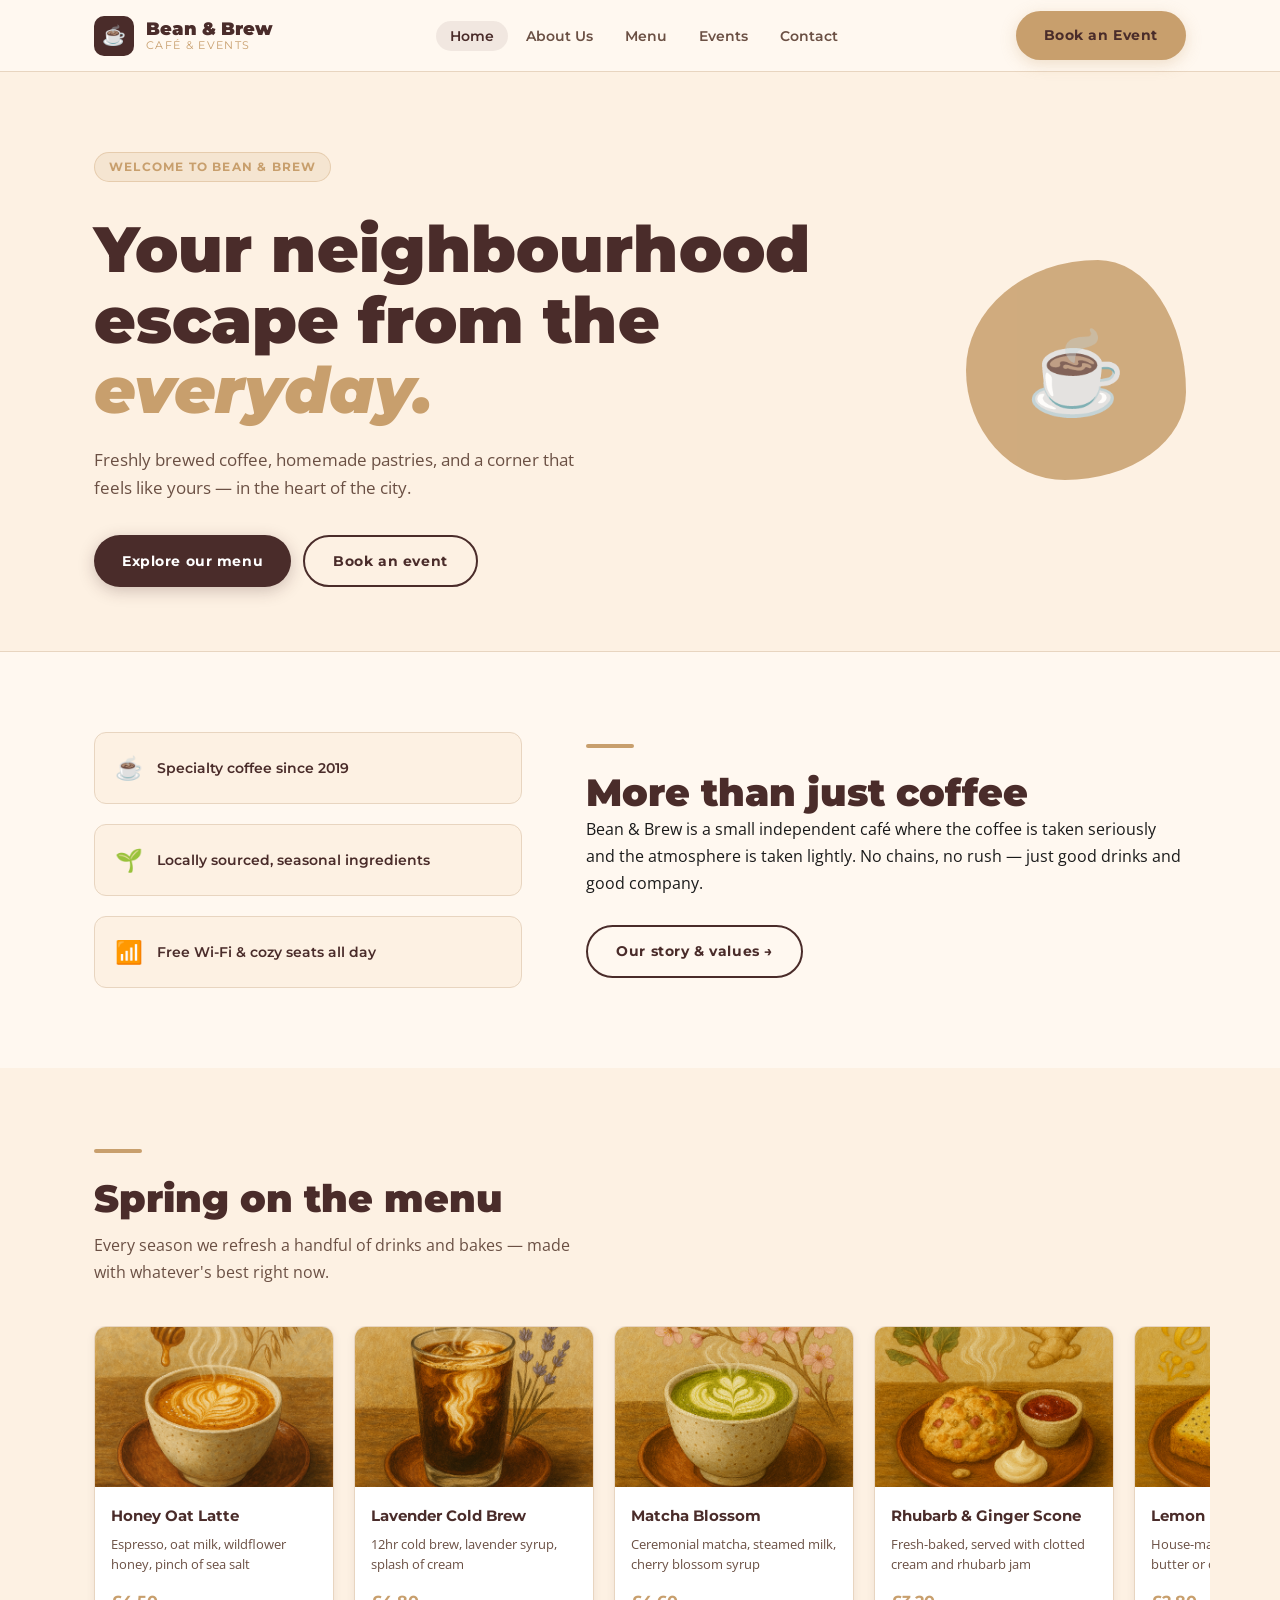
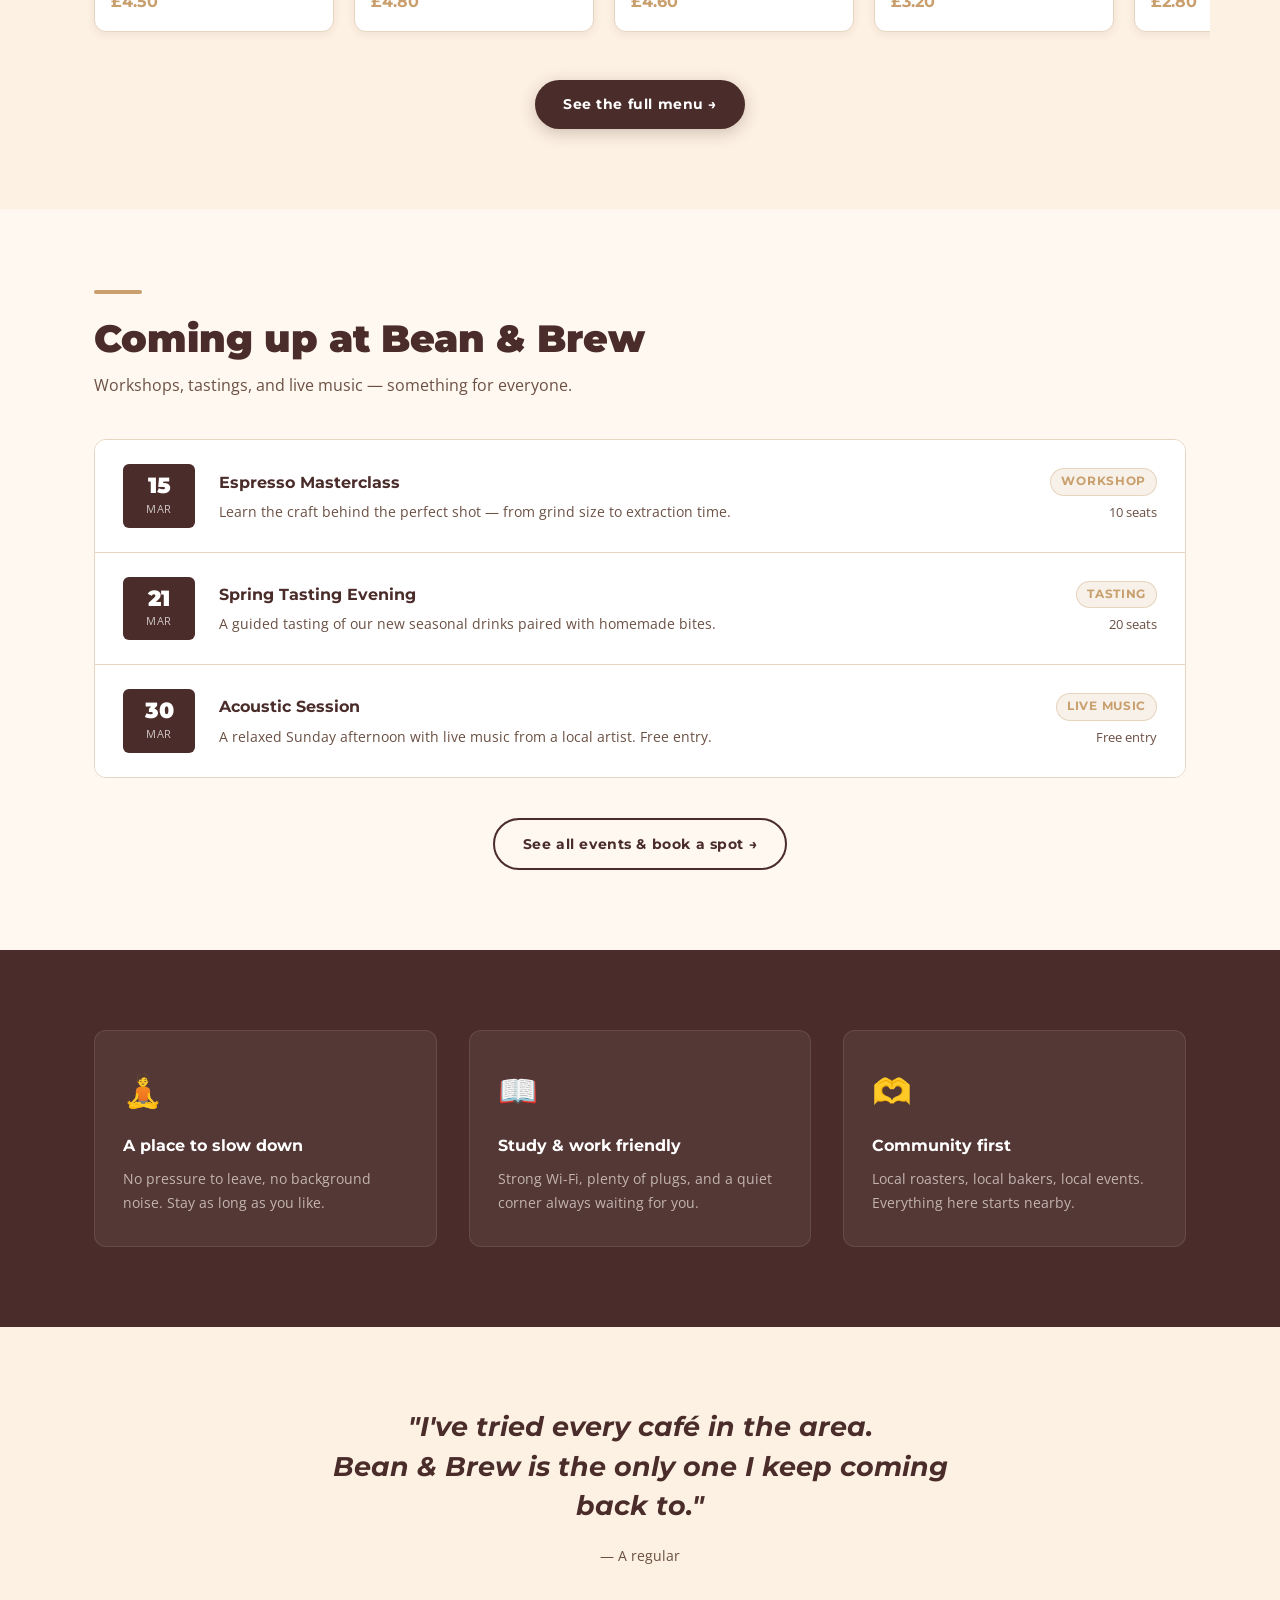
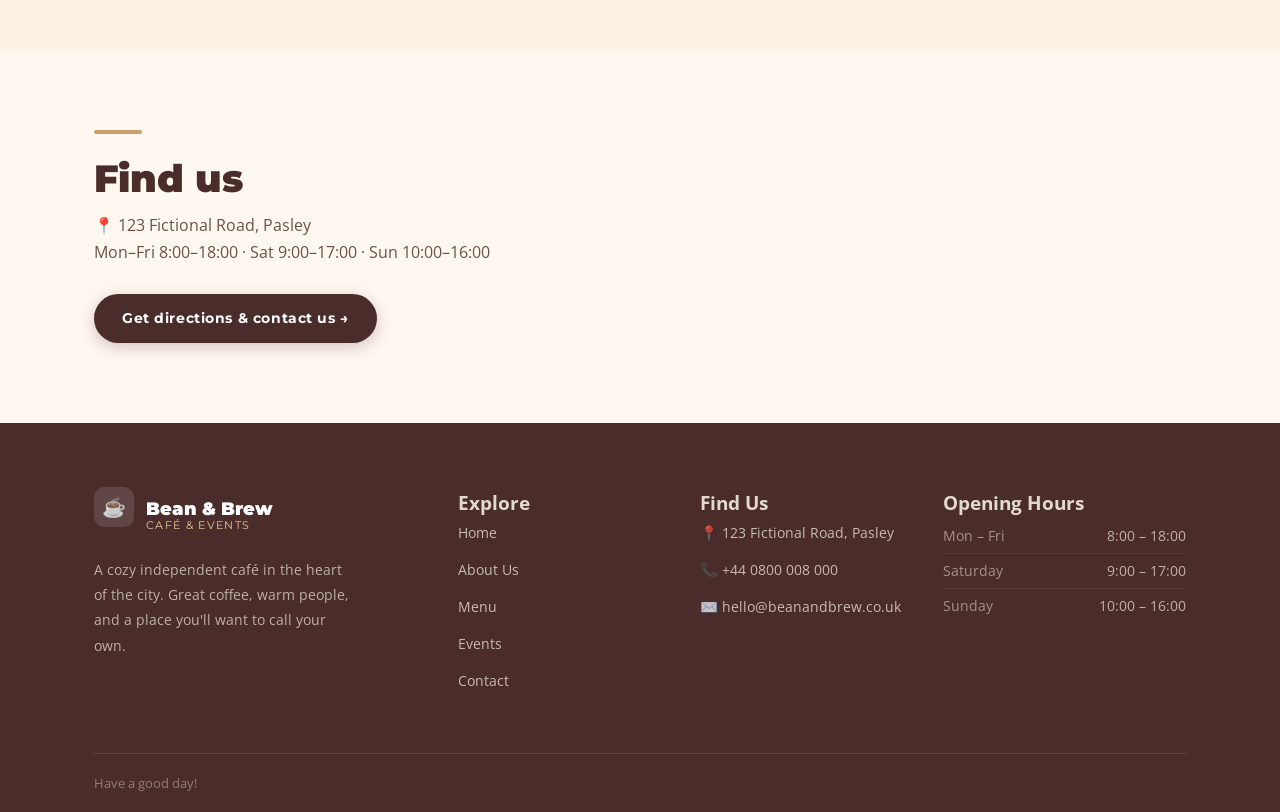
<file: index.html>
<!DOCTYPE html>
<html lang="en">
<head>
  <meta charset="UTF-8">
  <meta name="viewport" content="width=device-width, initial-scale=1.0">
  <title>Bean & Brew Café</title>

  <!-- Google Fonts -->
  <link rel="preconnect" href="https://fonts.googleapis.com">
  <link rel="preconnect" href="https://fonts.gstatic.com" crossorigin>
  <link href="https://fonts.googleapis.com/css2?family=Montserrat:wght@400;600;700;900&family=Open+Sans:ital,wght@0,400;0,500;0,600;1,400&display=swap" rel="stylesheet">

  <!-- Shared styles -->
  <link rel="stylesheet" href="styles.css">


</head>
<body>

  <!--      HEADER      -->
  <header class="site-header">
    <nav class="nav container" aria-label="Main navigation">

      <a href="index.html" class="nav-logo" aria-label="Bean & Brew — home">
        <div class="nav-logo-icon" aria-hidden="true">☕</div>
        <div class="nav-logo-text">
          Bean & Brew
          <span>Café & Events</span>
        </div>
      </a>

      <ul class="nav-links">
        <li><a href="index.html">Home</a></li>
        <li><a href="about.html">About Us</a></li>
        <li><a href="menu.html">Menu</a></li>
        <li><a href="events.html">Events</a></li>
        <li><a href="contact.html">Contact</a></li>
      </ul>

      <div class="nav-cta">
        <a href="events.html#booking" class="btn btn-accent">Book an Event</a>
      </div>

      <button class="nav-toggle" aria-label="Toggle menu" aria-expanded="false" aria-controls="nav-mobile">
        <span></span><span></span><span></span>
      </button>
    </nav>

    <nav id="nav-mobile" class="nav-mobile" aria-label="Mobile navigation">
      <a href="index.html">Home</a>
      <a href="about.html">About Us</a>
      <a href="menu.html">Menu</a>
      <a href="events.html">Events</a>
      <a href="contact.html">Contact</a>
      <a href="events.html#booking" class="btn btn-accent">Book an Event</a>
    </nav>
  </header>


  <!--      MAIN     -->
  <main>

    <!--  HERO  -->
    <section class="hero">
      <div class="container hero-inner">
        <div class="hero-text">
          <div class="page-hero-tag">Welcome to Bean & Brew</div>
          <h1>Your neighbourhood<br>escape from the<br><em>everyday.</em></h1>
          <p>Freshly brewed coffee, homemade pastries, and a corner that feels like yours — in the heart of the city.</p>
          <div class="hero-actions">
            <a href="menu.html" class="btn btn-primary">Explore our menu</a>
            <a href="events.html#booking" class="btn btn-outline">Book an event</a>
          </div>
        </div>
        <div class="hero-visual" aria-hidden="true">
          <div class="hero-blob">☕</div>
        </div>
      </div>
    </section>


    <!--  ABOUT TEASER -->
    <section class="section-about">
      <div class="container about-inner">
        <div class="about-facts">
          <div class="fact-item"><span class="fact-icon">☕</span><span>Specialty coffee since 2019</span></div>
          <div class="fact-item"><span class="fact-icon">🌱</span><span>Locally sourced, seasonal ingredients</span></div>
          <div class="fact-item"><span class="fact-icon">📶</span><span>Free Wi-Fi & cozy seats all day</span></div>
        </div>
        <div class="about-text">
          <div class="accent-line"></div>
          <h2 class="section-title">More than just coffee</h2>
          <p>Bean & Brew is a small independent café where the coffee is taken seriously and the atmosphere is taken lightly. No chains, no rush — just good drinks and good company.</p>
          <a href="about.html" class="btn btn-outline" style="margin-top: 28px;">Our story & values →</a>
        </div>
      </div>
    </section>


    <!--  SEASONAL MENU  -->
    <section class="section-seasonal">
      <div class="container">
        <div class="section-header">
          <div class="accent-line"></div>
          <h2 class="section-title">Spring on the menu</h2>
          <p class="section-subtitle">Every season we refresh a handful of drinks and bakes — made with whatever's best right now.</p>
        </div>

        <div class="menu-scroll-wrapper">
          <div class="menu-cards">

            <article class="menu-card">
              <div class="menu-card-img">
                <img src="images/honeyOatLatte.png" alt="Honey Oat Latte">
              </div>
              <div class="menu-card-body">
                <h3>Honey Oat Latte</h3>
                <p>Espresso, oat milk, wildflower honey, pinch of sea salt</p>
                <span class="menu-card-price">£4.50</span>
              </div>
            </article>

            <article class="menu-card">
              <div class="menu-card-img">
                <img src="images/lavenderColdBrew.png" alt="Lavender Cold Brew">
              </div>
              <div class="menu-card-body">
                <h3>Lavender Cold Brew</h3>
                <p>12hr cold brew, lavender syrup, splash of cream</p>
                <span class="menu-card-price">£4.80</span>
              </div>
            </article>

            <article class="menu-card">
              <div class="menu-card-img">
                <img src="images/matchaBlossom.png" alt="Matcha Blossom">
              </div>
              <div class="menu-card-body">
                <h3>Matcha Blossom</h3>
                <p>Ceremonial matcha, steamed milk, cherry blossom syrup</p>
                <span class="menu-card-price">£4.60</span>
              </div>
            </article>

            <article class="menu-card">
              <div class="menu-card-img">
                <img src="images/rhubarbGingerScone.png" alt="Rhubarb & Ginger Scone">
              </div>
              <div class="menu-card-body">
                <h3>Rhubarb & Ginger Scone</h3>
                <p>Fresh-baked, served with clotted cream and rhubarb jam</p>
                <span class="menu-card-price">£3.20</span>
              </div>
            </article>

            <article class="menu-card">
              <div class="menu-card-img">
                <img src="images/lemonPoppyLoaf.png" alt="Lemon Poppy Loaf">
              </div>
              <div class="menu-card-body">
                <h3>Lemon Poppy Loaf</h3>
                <p>House-made slice, served with butter or on its own</p>
                <span class="menu-card-price">£2.80</span>
              </div>
            </article>

          </div>
        </div>

        <div class="section-footer-link">
          <a href="menu.html" class="btn btn-primary">See the full menu →</a>
        </div>
      </div>
    </section>


    <!-- EVENTS TEASER  -->
    <section class="section-events">
      <div class="container">
        <div class="section-header">
          <div class="accent-line"></div>
          <h2 class="section-title">Coming up at Bean & Brew</h2>
          <p class="section-subtitle">Workshops, tastings, and live music — something for everyone.</p>
        </div>

        <div class="events-list">

          <div class="event-row">
            <div class="event-date">
              <span class="event-day">15</span>
              <span class="event-month">Mar</span>
            </div>
            <div class="event-info">
              <h3>Espresso Masterclass</h3>
              <p>Learn the craft behind the perfect shot — from grind size to extraction time.</p>
            </div>
            <div class="event-meta">
              <span class="event-tag">Workshop</span>
              <span class="event-seats">10 seats</span>
            </div>
          </div>

          <div class="event-row">
            <div class="event-date">
              <span class="event-day">21</span>
              <span class="event-month">Mar</span>
            </div>
            <div class="event-info">
              <h3>Spring Tasting Evening</h3>
              <p>A guided tasting of our new seasonal drinks paired with homemade bites.</p>
            </div>
            <div class="event-meta">
              <span class="event-tag">Tasting</span>
              <span class="event-seats">20 seats</span>
            </div>
          </div>

          <div class="event-row">
            <div class="event-date">
              <span class="event-day">30</span>
              <span class="event-month">Mar</span>
            </div>
            <div class="event-info">
              <h3>Acoustic Session</h3>
              <p>A relaxed Sunday afternoon with live music from a local artist. Free entry.</p>
            </div>
            <div class="event-meta">
              <span class="event-tag">Live music</span>
              <span class="event-seats">Free entry</span>
            </div>
          </div>

        </div>

        <div class="section-footer-link">
          <a href="events.html" class="btn btn-outline">See all events & book a spot →</a>
        </div>
      </div>
    </section>


    <!--  WHY US  -->
    <section class="section-why">
      <div class="container">
        <div class="why-grid">
          <div class="why-card">
            <span class="why-icon">🧘</span>
            <h3>A place to slow down</h3>
            <p>No pressure to leave, no background noise. Stay as long as you like.</p>
          </div>
          <div class="why-card">
            <span class="why-icon">📖</span>
            <h3>Study & work friendly</h3>
            <p>Strong Wi-Fi, plenty of plugs, and a quiet corner always waiting for you.</p>
          </div>
          <div class="why-card">
            <span class="why-icon">🫶</span>
            <h3>Community first</h3>
            <p>Local roasters, local bakers, local events. Everything here starts nearby.</p>
          </div>
        </div>
      </div>
    </section>


    <!-- QUOTE -->
    <div class="section-quote">
      <div class="container">
        <blockquote>
          <p>"I've tried every café in the area.<br>Bean & Brew is the only one I keep coming back to."</p>
          <cite>— A regular</cite>
        </blockquote>
      </div>
    </div>


    <!--FIND US  -->
    <section class="section-findus">
      <div class="container findus-inner">
        <div>
          <div class="accent-line"></div>
          <h2 class="section-title">Find us</h2>
          <p style="color: var(--text-muted); margin-top: 10px;">📍 123 Fictional Road, Pasley<br>Mon–Fri 8:00–18:00 · Sat 9:00–17:00 · Sun 10:00–16:00</p>
          <a href="contact.html" class="btn btn-primary" style="margin-top: 28px;">Get directions & contact us →</a>
        </div>
      </div>
    </section>

  </main>
    




  <!--      FOOTER     -->
  <footer class="site-footer" aria-label="Site footer">
    <div class="container">
      <div class="footer-grid">

        <!-- Brand -->
        <div class="footer-brand">
          <a href="index.html" class="nav-logo" aria-label="Bean & Brew home">
            <div class="nav-logo-icon" aria-hidden="true">☕</div>
            <div class="nav-logo-text">
              Bean & Brew
              <span>Café & Events</span>
            </div>
          </a>
          <p>A cozy independent café in the heart of the city. Great coffee, warm people, and a place you'll want to call your own.</p>
          
        </div>

        <!-- Navigation -->
        <div class="footer-col">
          <h3>Explore</h3>
          <ul>
            <li><a href="index.html">Home</a></li>
            <li><a href="about.html">About Us</a></li>
            <li><a href="menu.html">Menu</a></li>
            <li><a href="events.html">Events</a></li>
            <li><a href="contact.html">Contact</a></li>
          </ul>
        </div>

        <!-- Contact -->
        <div class="footer-col">
          <h3>Find Us</h3>
          <ul>
            <li><a href="contact.html">📍 123 Fictional Road, Pasley</a></li>
            <li><a href="tel:+440800008000">📞 +44 0800 008 000</a></li>
            <li><a href="mailto:hello@beanandbrew.co.uk">✉️ hello@beanandbrew.co.uk</a></li>
          </ul>
        </div>

        <!-- Hours -->
        <div class="footer-col">
          <h3>Opening Hours</h3>
          <div class="footer-hours" role="region" aria-label="Opening hours">
            <div class="day-row"><span class="day">Mon – Fri</span><span>8:00 – 18:00</span></div>
            <div class="day-row"><span class="day">Saturday</span><span>9:00 – 17:00</span></div>
            <div class="day-row"><span class="day">Sunday</span><span>10:00 – 16:00</span></div>
          </div>
        </div>

      </div>

      <div class="footer-bottom">
        <span>Have a good day!</span>
      </div>
    </div>
  </footer>

  <!-- Back to top -->
  <button id="back-to-top" aria-label="Back to top">↑</button>

  <!-- JS -->
  <script src="main.js"></script>


</body>
</html>
</file>
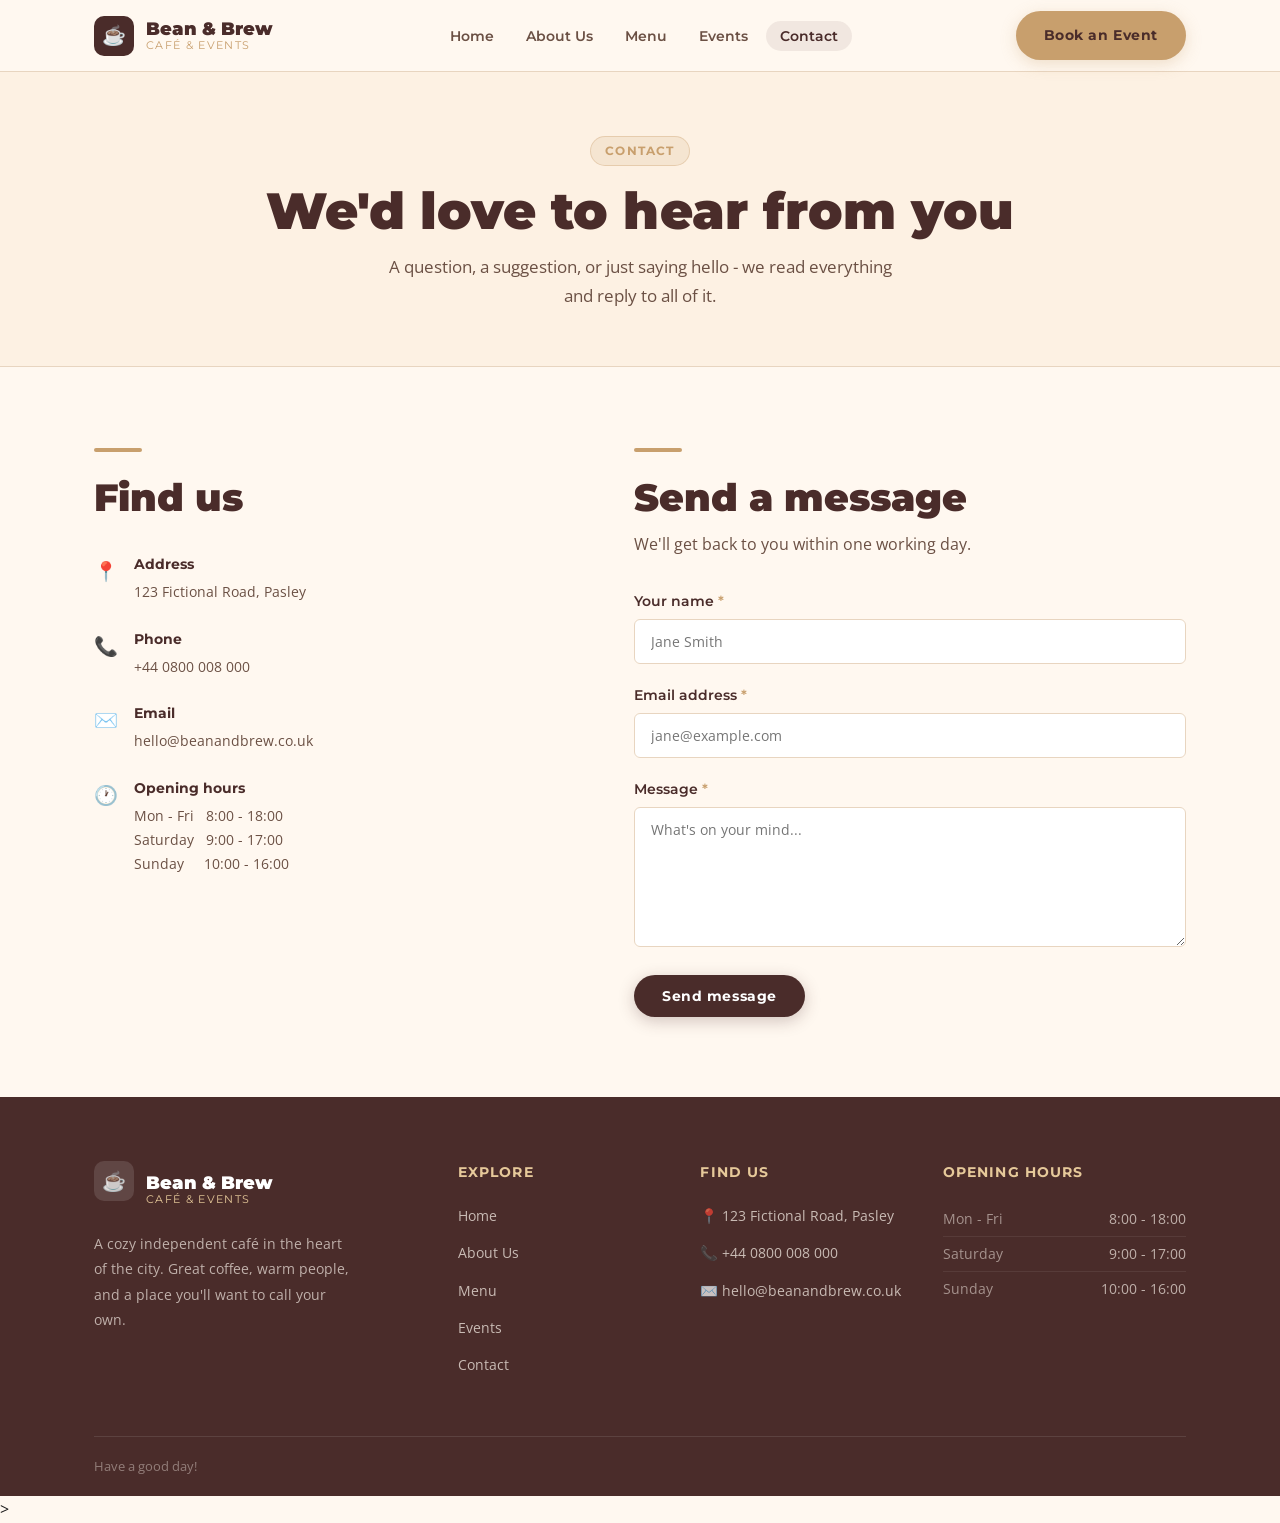
<file: contact.html>
<!DOCTYPE html>
<html lang="en">
<head>
  <meta charset="UTF-8">
  <meta name="viewport" content="width=device-width, initial-scale=1.0">
  <title>Bean & Brew Café</title>

  <!-- Google Fonts -->
  <link rel="preconnect" href="https://fonts.googleapis.com">
  <link rel="preconnect" href="https://fonts.gstatic.com" crossorigin>
  <link href="https://fonts.googleapis.com/css2?family=Montserrat:wght@400;600;700;900&family=Open+Sans:ital,wght@0,400;0,500;0,600;1,400&display=swap" rel="stylesheet">

  <!-- Shared styles -->
  <link rel="stylesheet" href="styles.css">


</head>
<body>

  <!--      HEADER      -->
  <header class="site-header">
    <nav class="nav container" aria-label="Main navigation">

      <a href="index.html" class="nav-logo" aria-label="Bean & Brew - home">
        <div class="nav-logo-icon" aria-hidden="true">☕</div>
        <div class="nav-logo-text">
          Bean & Brew
          <span>Café & Events</span>
        </div>
      </a>

      <ul class="nav-links">
        <li><a href="index.html">Home</a></li>
        <li><a href="about.html">About Us</a></li>
        <li><a href="menu.html">Menu</a></li>
        <li><a href="events.html">Events</a></li>
        <li><a href="contact.html">Contact</a></li>
      </ul>

      <div class="nav-cta">
        <a href="events.html#booking" class="btn btn-accent">Book an Event</a>
      </div>

      <button class="nav-toggle" aria-label="Toggle menu" aria-expanded="false" aria-controls="nav-mobile">
        <span></span><span></span><span></span>
      </button>
    </nav>

    <nav id="nav-mobile" class="nav-mobile" aria-label="Mobile navigation">
      <a href="index.html">Home</a>
      <a href="about.html">About Us</a>
      <a href="menu.html">Menu</a>
      <a href="events.html">Events</a>
      <a href="contact.html">Contact</a>
      <a href="events.html#booking" class="btn btn-accent">Book an Event</a>
    </nav>
  </header>


  <!--      MAIN     -->
  <main>

    <!--  PAGE HERO  -->
    <section class="page-hero">
      <div class="container">
        <div class="page-hero-tag">Contact</div>
        <h1>We'd love to hear from you</h1>
        <p>A question, a suggestion, or just saying hello - we read everything and reply to all of it.</p>
      </div>
    </section>


    <!--  CONTACT MAIN  -->
    <section class="section-contact">
      <div class="container contact-inner">

        <!-- Left: info + map -->
        <div class="contact-info">

          <div class="contact-block">
            <div class="accent-line"></div>
            <h2 class="section-title">Find us</h2>
          </div>

          <div class="contact-details">
            <div class="contact-detail-row">
              <span class="contact-icon">📍</span>
              <div>
                <strong>Address</strong>
                <p>123 Fictional Road, Pasley</p>
              </div>
            </div>
            <div class="contact-detail-row">
              <span class="contact-icon">📞</span>
              <div>
                <strong>Phone</strong>
                <p><a href="tel:+440800008000">+44 0800 008 000</a></p>
              </div>
            </div>
            <div class="contact-detail-row">
              <span class="contact-icon">✉️</span>
              <div>
                <strong>Email</strong>
                <p><a href="mailto:hello@beanandbrew.co.uk">hello@beanandbrew.co.uk</a></p>
              </div>
            </div>
            <div class="contact-detail-row">
              <span class="contact-icon">🕐</span>
              <div>
                <strong>Opening hours</strong>
                <p>
                  Mon - Fri &nbsp;&nbsp;8:00 - 18:00<br>
                  Saturday &nbsp;&nbsp;9:00 - 17:00<br>
                  Sunday &nbsp;&nbsp;&nbsp;&nbsp;10:00 - 16:00
                </p>
              </div>
            </div>
          </div>

        </div>

        <!-- Right: form -->
        <div class="contact-form-wrap">

          <div class="contact-block">
            <div class="accent-line"></div>
            <h2 class="section-title">Send a message</h2>
            <p class="section-subtitle">We'll get back to you within one working day.</p>
          </div>

          <form class="contact-form" id="contactForm" novalidate>

            <div class="form-group">
              <label for="c-name">Your name <span class="required">*</span></label>
              <input type="text" id="c-name" name="name" placeholder="Jane Smith" required>
              <span class="form-error">Please enter your name</span>
            </div>

            <div class="form-group">
              <label for="c-email">Email address <span class="required">*</span></label>
              <input type="email" id="c-email" name="email" placeholder="jane@example.com" required>
              <span class="form-error">Please enter a valid email</span>
            </div>

            <div class="form-group">
              <label for="c-message">Message <span class="required">*</span></label>
              <textarea id="c-message" name="message" rows="6" placeholder="What's on your mind..." required></textarea>
              <span class="form-error">Please enter your message</span>
            </div>

            <button type="submit" class="btn btn-primary form-submit">
              Send message
            </button>

          </form>

          <!-- Success -->
          <div class="form-success" id="contactSuccess" hidden>
            <span class="success-icon">✅</span>
            <h3>Message received!</h3>
            <p>Thanks for getting in touch. We'll reply within one working day.</p>
          </div>

        </div>

      </div>
    </section>

  </main>

  <!--      FOOTER     -->
  <footer class="site-footer" aria-label="Site footer">
    <div class="container">
      <div class="footer-grid">

        <!-- Brand -->
        <div class="footer-brand">
          <a href="index.html" class="nav-logo" aria-label="Bean & Brew home">
            <div class="nav-logo-icon" aria-hidden="true">☕</div>
            <div class="nav-logo-text">
              Bean & Brew
              <span>Café & Events</span>
            </div>
          </a>
          <p>A cozy independent café in the heart of the city. Great coffee, warm people, and a place you'll want to call your own.</p>
          
        </div>

        <!-- Navigation -->
        <div class="footer-col">
          <h4>Explore</h4>
          <ul>
            <li><a href="index.html">Home</a></li>
            <li><a href="about.html">About Us</a></li>
            <li><a href="menu.html">Menu</a></li>
            <li><a href="events.html">Events</a></li>
            <li><a href="contact.html">Contact</a></li>
          </ul>
        </div>

        <!-- Contact -->
        <div class="footer-col">
          <h4>Find Us</h4>
          <ul>
            <li><a href="contact.html">📍 123 Fictional Road, Pasley</a></li>
            <li><a href="tel:+440800008000">📞 +44 0800 008 000</a></li>
            <li><a href="mailto:hello@beanandbrew.co.uk">✉️ hello@beanandbrew.co.uk</a></li>
          </ul>
        </div>

        <!-- Hours -->
        <div class="footer-col">
          <h4>Opening Hours</h4>
          <div class="footer-hours" role="region" aria-label="Opening hours">
            <div class="day-row"><span class="day">Mon - Fri</span><span>8:00 - 18:00</span></div>
            <div class="day-row"><span class="day">Saturday</span><span>9:00 - 17:00</span></div>
            <div class="day-row"><span class="day">Sunday</span><span>10:00 - 16:00</span></div>
          </div>
        </div>

      </div>

      <div class="footer-bottom">
        <span>Have a good day!</span>
      </div>
    </div>
  </footer>

  <!-- Back to top -->
  <button id="back-to-top" aria-label="Back to top">↑</button>

  <!-- JS -->
  <script src="main.js"></script>
>

</body>
</html>
</file>
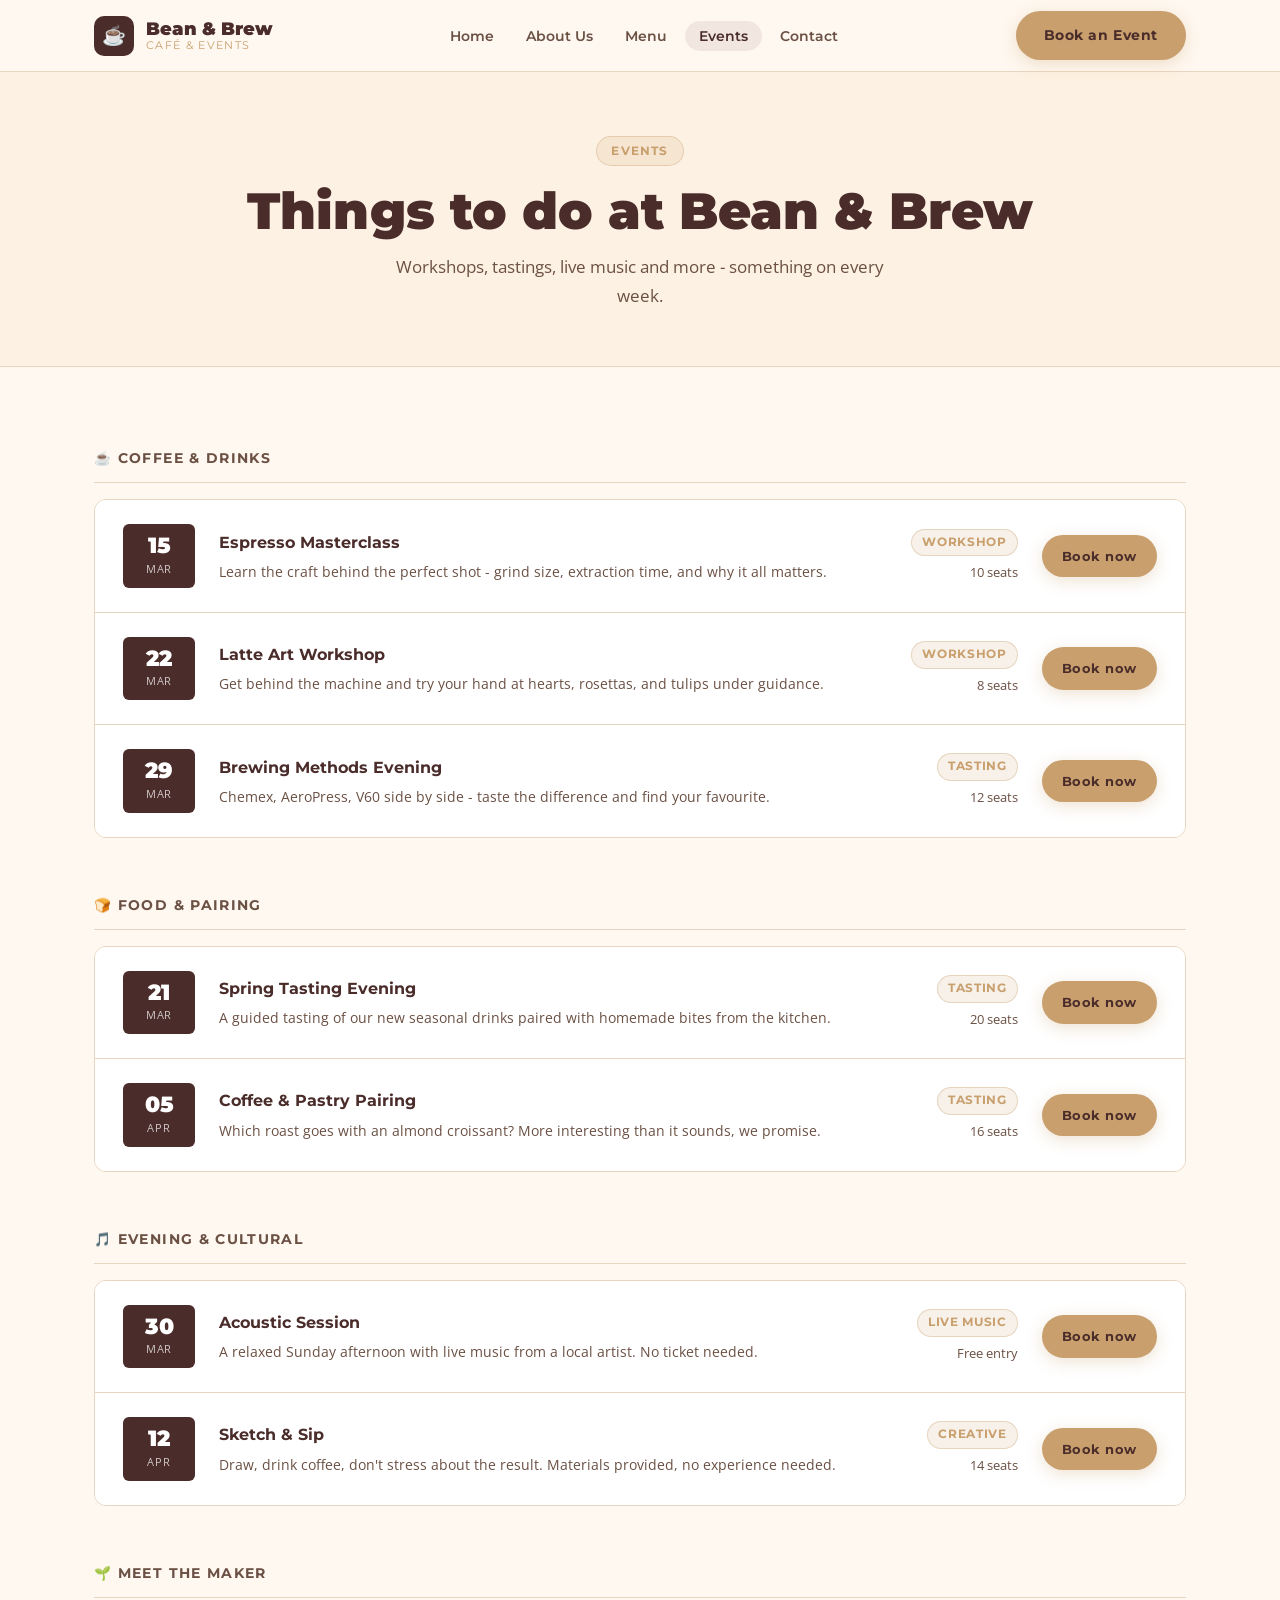
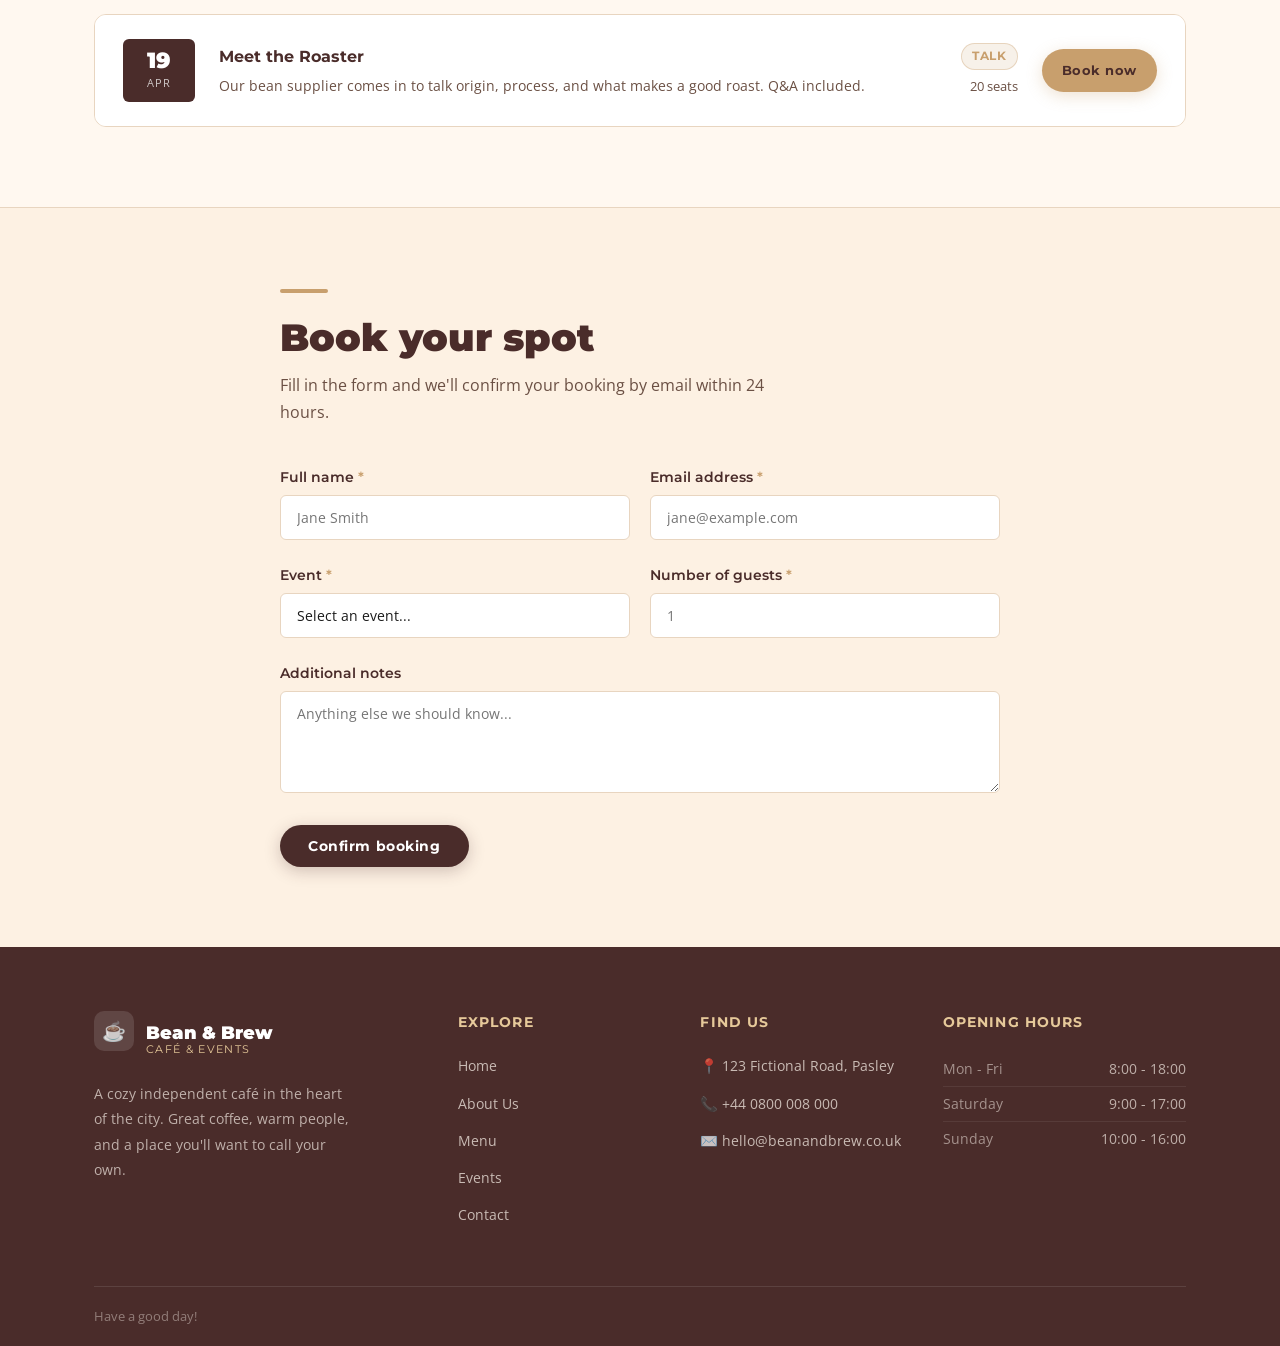
<file: events.html>
<!DOCTYPE html>
<html lang="en">
<head>
  <meta charset="UTF-8">
  <meta name="viewport" content="width=device-width, initial-scale=1.0">
  <title>Bean & Brew Café</title>

  <!-- Google Fonts -->
  <link rel="preconnect" href="https://fonts.googleapis.com">
  <link rel="preconnect" href="https://fonts.gstatic.com" crossorigin>
  <link href="https://fonts.googleapis.com/css2?family=Montserrat:wght@400;600;700;900&family=Open+Sans:ital,wght@0,400;0,500;0,600;1,400&display=swap" rel="stylesheet">

  <!-- Shared styles -->
  <link rel="stylesheet" href="styles.css">


</head>
<body>

  <!--      HEADER      -->
  <header class="site-header">
    <nav class="nav container" aria-label="Main navigation">

      <a href="index.html" class="nav-logo" aria-label="Bean & Brew — home">
        <div class="nav-logo-icon" aria-hidden="true">☕</div>
        <div class="nav-logo-text">
          Bean & Brew
          <span>Café & Events</span>
        </div>
      </a>

      <ul class="nav-links">
        <li><a href="index.html">Home</a></li>
        <li><a href="about.html">About Us</a></li>
        <li><a href="menu.html">Menu</a></li>
        <li><a href="events.html">Events</a></li>
        <li><a href="contact.html">Contact</a></li>
      </ul>

      <div class="nav-cta">
        <a href="events.html#booking" class="btn btn-accent">Book an Event</a>
      </div>

      <button class="nav-toggle" aria-label="Toggle menu" aria-expanded="false" aria-controls="nav-mobile">
        <span></span><span></span><span></span>
      </button>
    </nav>

    <nav id="nav-mobile" class="nav-mobile" aria-label="Mobile navigation">
      <a href="index.html">Home</a>
      <a href="about.html">About Us</a>
      <a href="menu.html">Menu</a>
      <a href="events.html">Events</a>
      <a href="contact.html">Contact</a>
      <a href="events.html#booking" class="btn btn-accent">Book an Event</a>
    </nav>
  </header>


  <!--      MAIN     -->
  <main>

    <!--  PAGE HERO  -->
    <section class="page-hero">
      <div class="container">
        <div class="page-hero-tag">Events</div>
        <h1>Things to do at Bean & Brew</h1>
        <p>Workshops, tastings, live music and more - something on every week.</p>
      </div>
    </section>


    <!--  EVENTS LIST  -->
    <section class="section-events-full">
      <div class="container">

        <!-- Coffee & Drinks -->
        <div class="events-group">
          <h2 class="events-group-title">☕ Coffee & drinks</h2>
          <div class="events-list">

            <div class="event-row">
              <div class="event-date">
                <span class="event-day">15</span>
                <span class="event-month">Mar</span>
              </div>
              <div class="event-info">
                <h3>Espresso Masterclass</h3>
                <p>Learn the craft behind the perfect shot - grind size, extraction time, and why it all matters.</p>
              </div>
              <div class="event-meta">
                <span class="event-tag">Workshop</span>
                <span class="event-seats">10 seats</span>
              </div>
              <a href="#booking" class="btn btn-accent event-btn">Book now</a>
            </div>

            <div class="event-row">
              <div class="event-date">
                <span class="event-day">22</span>
                <span class="event-month">Mar</span>
              </div>
              <div class="event-info">
                <h3>Latte Art Workshop</h3>
                <p>Get behind the machine and try your hand at hearts, rosettas, and tulips under guidance.</p>
              </div>
              <div class="event-meta">
                <span class="event-tag">Workshop</span>
                <span class="event-seats">8 seats</span>
              </div>
              <a href="#booking" class="btn btn-accent event-btn">Book now</a>
            </div>

            <div class="event-row">
              <div class="event-date">
                <span class="event-day">29</span>
                <span class="event-month">Mar</span>
              </div>
              <div class="event-info">
                <h3>Brewing Methods Evening</h3>
                <p>Chemex, AeroPress, V60 side by side - taste the difference and find your favourite.</p>
              </div>
              <div class="event-meta">
                <span class="event-tag">Tasting</span>
                <span class="event-seats">12 seats</span>
              </div>
              <a href="#booking" class="btn btn-accent event-btn">Book now</a>
            </div>

          </div>
        </div>

        <!-- Food & Pairing -->
        <div class="events-group">
          <h2 class="events-group-title">🍞 Food & pairing</h2>
          <div class="events-list">

            <div class="event-row">
              <div class="event-date">
                <span class="event-day">21</span>
                <span class="event-month">Mar</span>
              </div>
              <div class="event-info">
                <h3>Spring Tasting Evening</h3>
                <p>A guided tasting of our new seasonal drinks paired with homemade bites from the kitchen.</p>
              </div>
              <div class="event-meta">
                <span class="event-tag">Tasting</span>
                <span class="event-seats">20 seats</span>
              </div>
              <a href="#booking" class="btn btn-accent event-btn">Book now</a>
            </div>

            <div class="event-row">
              <div class="event-date">
                <span class="event-day">05</span>
                <span class="event-month">Apr</span>
              </div>
              <div class="event-info">
                <h3>Coffee & Pastry Pairing</h3>
                <p>Which roast goes with an almond croissant? More interesting than it sounds, we promise.</p>
              </div>
              <div class="event-meta">
                <span class="event-tag">Tasting</span>
                <span class="event-seats">16 seats</span>
              </div>
              <a href="#booking" class="btn btn-accent event-btn">Book now</a>
            </div>

          </div>
        </div>

        <!-- Evening & Cultural -->
        <div class="events-group">
          <h2 class="events-group-title">🎵 Evening & cultural</h2>
          <div class="events-list">

            <div class="event-row">
              <div class="event-date">
                <span class="event-day">30</span>
                <span class="event-month">Mar</span>
              </div>
              <div class="event-info">
                <h3>Acoustic Session</h3>
                <p>A relaxed Sunday afternoon with live music from a local artist. No ticket needed.</p>
              </div>
              <div class="event-meta">
                <span class="event-tag">Live music</span>
                <span class="event-seats">Free entry</span>
              </div>
              <a href="#booking" class="btn btn-accent event-btn">Book now</a>
            </div>

            <div class="event-row">
              <div class="event-date">
                <span class="event-day">12</span>
                <span class="event-month">Apr</span>
              </div>
              <div class="event-info">
                <h3>Sketch & Sip</h3>
                <p>Draw, drink coffee, don't stress about the result. Materials provided, no experience needed.</p>
              </div>
              <div class="event-meta">
                <span class="event-tag">Creative</span>
                <span class="event-seats">14 seats</span>
              </div>
              <a href="#booking" class="btn btn-accent event-btn">Book now</a>
            </div>

          </div>
        </div>

        <!-- Meet the Maker -->
        <div class="events-group">
          <h2 class="events-group-title">🌱 Meet the maker</h2>
          <div class="events-list">

            <div class="event-row">
              <div class="event-date">
                <span class="event-day">19</span>
                <span class="event-month">Apr</span>
              </div>
              <div class="event-info">
                <h3>Meet the Roaster</h3>
                <p>Our bean supplier comes in to talk origin, process, and what makes a good roast. Q&A included.</p>
              </div>
              <div class="event-meta">
                <span class="event-tag">Talk</span>
                <span class="event-seats">20 seats</span>
              </div>
              <a href="#booking" class="btn btn-accent event-btn">Book now</a>
            </div>

          </div>
        </div>

      </div>
    </section>


    <!--  BOOKING FORM  -->
    <section class="section-booking" id="booking">
      <div class="container">
        <div class="booking-inner">

          <div class="booking-header">
            <div class="accent-line"></div>
            <h2 class="section-title">Book your spot</h2>
            <p class="section-subtitle">Fill in the form and we'll confirm your booking by email within 24 hours.</p>
          </div>

          <form class="booking-form" id="bookingForm" novalidate>

            <div class="form-row">
              <div class="form-group">
                <label for="b-name">Full name <span class="required">*</span></label>
                <input type="text" id="b-name" name="name" placeholder="Jane Smith" required>
                <span class="form-error">Please enter your name</span>
              </div>
              <div class="form-group">
                <label for="b-email">Email address <span class="required">*</span></label>
                <input type="email" id="b-email" name="email" placeholder="jane@example.com" required>
                <span class="form-error">Please enter a valid email</span>
              </div>
            </div>

            <div class="form-row">
              <div class="form-group">
                <label for="b-event">Event <span class="required">*</span></label>
                <select id="b-event" name="event" required>
                  <option value="" disabled selected>Select an event...</option>
                  <optgroup label="Coffee & drinks">
                    <option>Espresso Masterclass - 15 Mar</option>
                    <option>Latte Art Workshop - 22 Mar</option>
                    <option>Brewing Methods Evening - 29 Mar</option>
                  </optgroup>
                  <optgroup label="Food & pairing">
                    <option>Spring Tasting Evening - 21 Mar</option>
                    <option>Coffee & Pastry Pairing - 05 Apr</option>
                  </optgroup>
                  <optgroup label="Evening & cultural">
                    <option>Acoustic Session - 30 Mar</option>
                    <option>Sketch & Sip - 12 Apr</option>
                  </optgroup>
                  <optgroup label="Meet the maker">
                    <option>Meet the Roaster - 19 Apr</option>
                  </optgroup>
                </select>
                <span class="form-error">Please select an event</span>
              </div>
              <div class="form-group">
                <label for="b-guests">Number of guests <span class="required">*</span></label>
                <input type="number" id="b-guests" name="guests" min="1" max="10" placeholder="1" required>
                <span class="form-error">Please enter number of guests (max 10)</span>
              </div>
            </div>


            <div class="form-group">
              <label for="b-notes">Additional notes</label>
              <textarea id="b-notes" name="notes" rows="4" placeholder="Anything else we should know..."></textarea>
            </div>

            <button type="submit" class="btn btn-primary form-submit">
              Confirm booking
            </button>

          </form>

          <!-- Success message -->
          <div class="form-success" id="bookingSuccess" hidden>
            <span class="success-icon">✅</span>
            <h3>You're booked in!</h3>
            <p>We've received your request and will confirm by email within 24 hours. See you soon.</p>
          </div>

        </div>
      </div>
    </section>

  </main>


  <!--      FOOTER     -->
  <footer class="site-footer" aria-label="Site footer">
    <div class="container">
      <div class="footer-grid">

        <!-- Brand -->
        <div class="footer-brand">
          <a href="index.html" class="nav-logo" aria-label="Bean & Brew home">
            <div class="nav-logo-icon" aria-hidden="true">☕</div>
            <div class="nav-logo-text">
              Bean & Brew
              <span>Café & Events</span>
            </div>
          </a>
          <p>A cozy independent café in the heart of the city. Great coffee, warm people, and a place you'll want to call your own.</p>
          
        </div>

        <!-- Navigation -->
        <div class="footer-col">
          <h4>Explore</h4>
          <ul>
            <li><a href="index.html">Home</a></li>
            <li><a href="about.html">About Us</a></li>
            <li><a href="menu.html">Menu</a></li>
            <li><a href="events.html">Events</a></li>
            <li><a href="contact.html">Contact</a></li>
          </ul>
        </div>

        <!-- Contact -->
        <div class="footer-col">
          <h4>Find Us</h4>
          <ul>
            <li><a href="contact.html">📍 123 Fictional Road, Pasley</a></li>
            <li><a href="tel:+440800008000">📞 +44 0800 008 000</a></li>
            <li><a href="mailto:hello@beanandbrew.co.uk">✉️ hello@beanandbrew.co.uk</a></li>
          </ul>
        </div>

        <!-- Hours -->
        <div class="footer-col">
          <h4>Opening Hours</h4>
          <div class="footer-hours" role="region" aria-label="Opening hours">
            <div class="day-row"><span class="day">Mon - Fri</span><span>8:00 - 18:00</span></div>
            <div class="day-row"><span class="day">Saturday</span><span>9:00 - 17:00</span></div>
            <div class="day-row"><span class="day">Sunday</span><span>10:00 - 16:00</span></div>
          </div>
        </div>

      </div>

      <div class="footer-bottom">
        <span>Have a good day!</span>
      </div>
    </div>
  </footer>

  <!-- Back to top -->
  <button id="back-to-top" aria-label="Back to top">↑</button>

  <!-- JS -->
  <script src="main.js"></script>


</body>
</html>
</file>
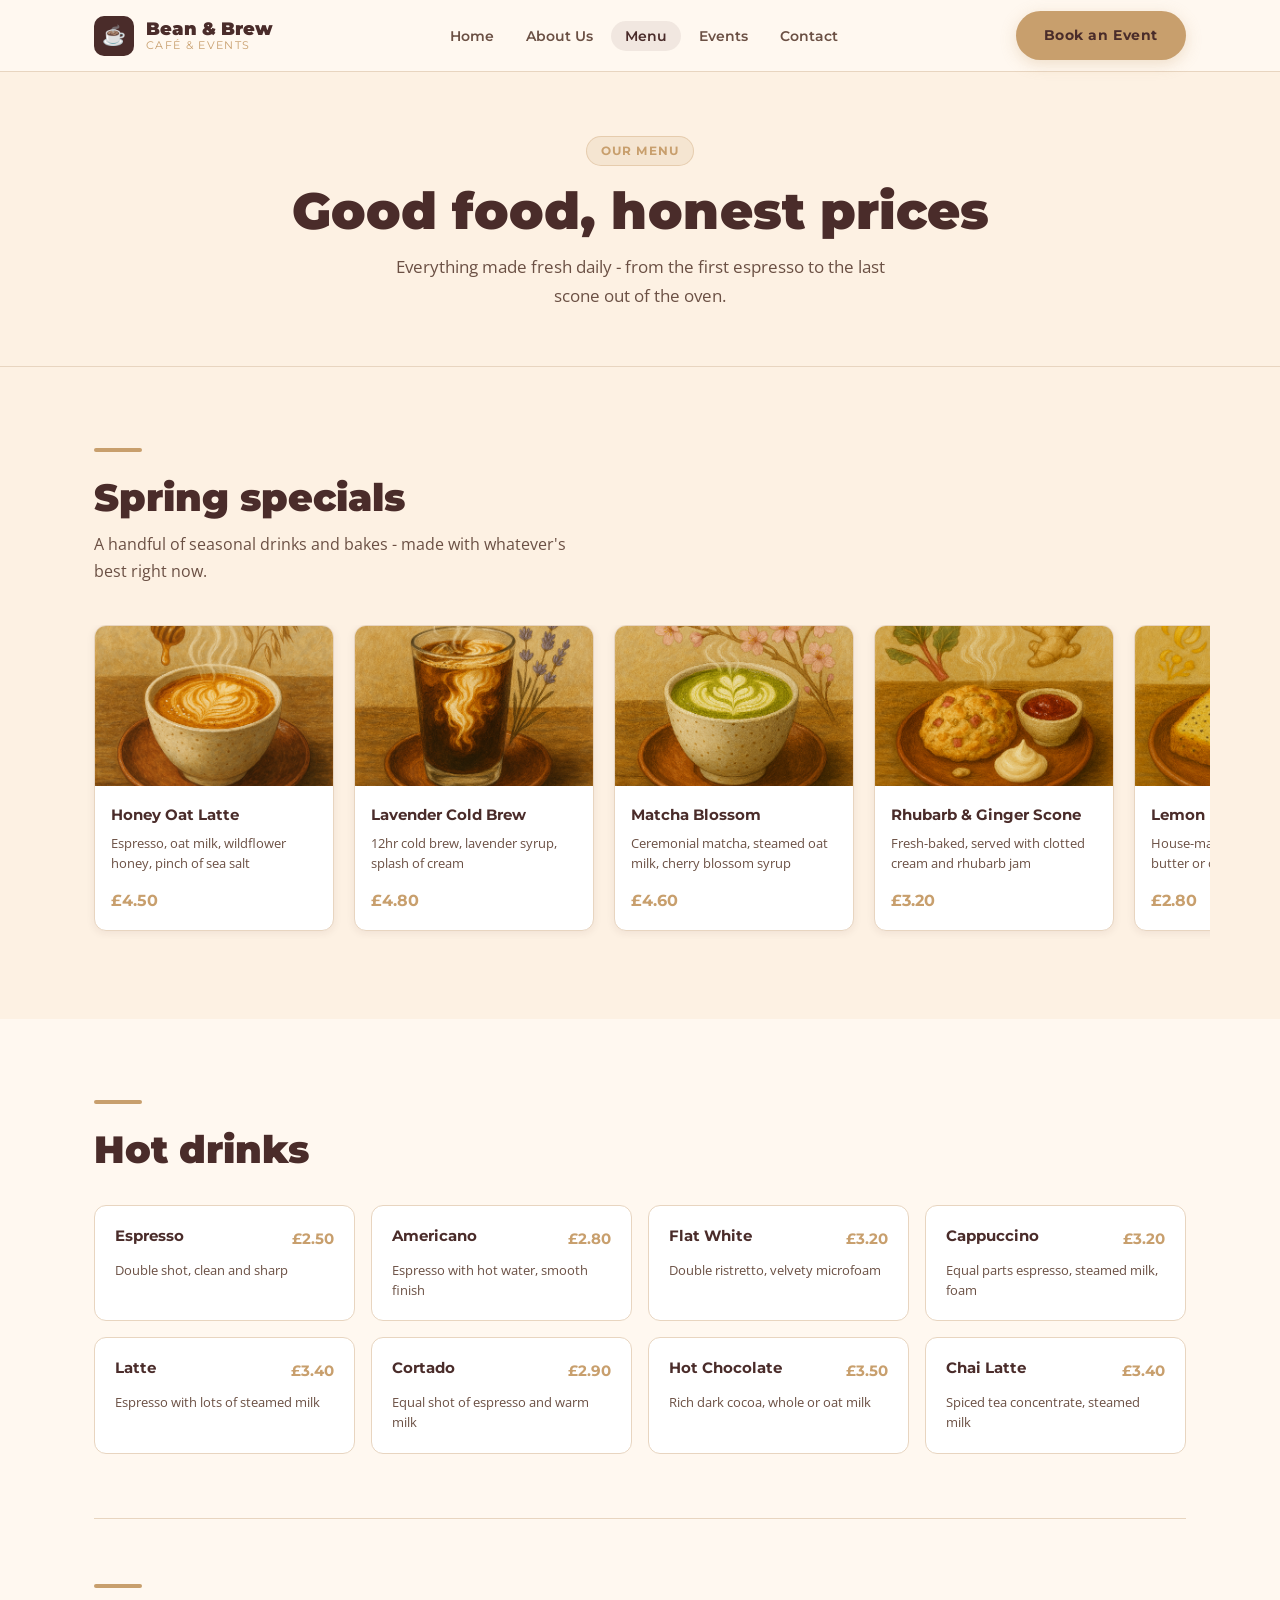
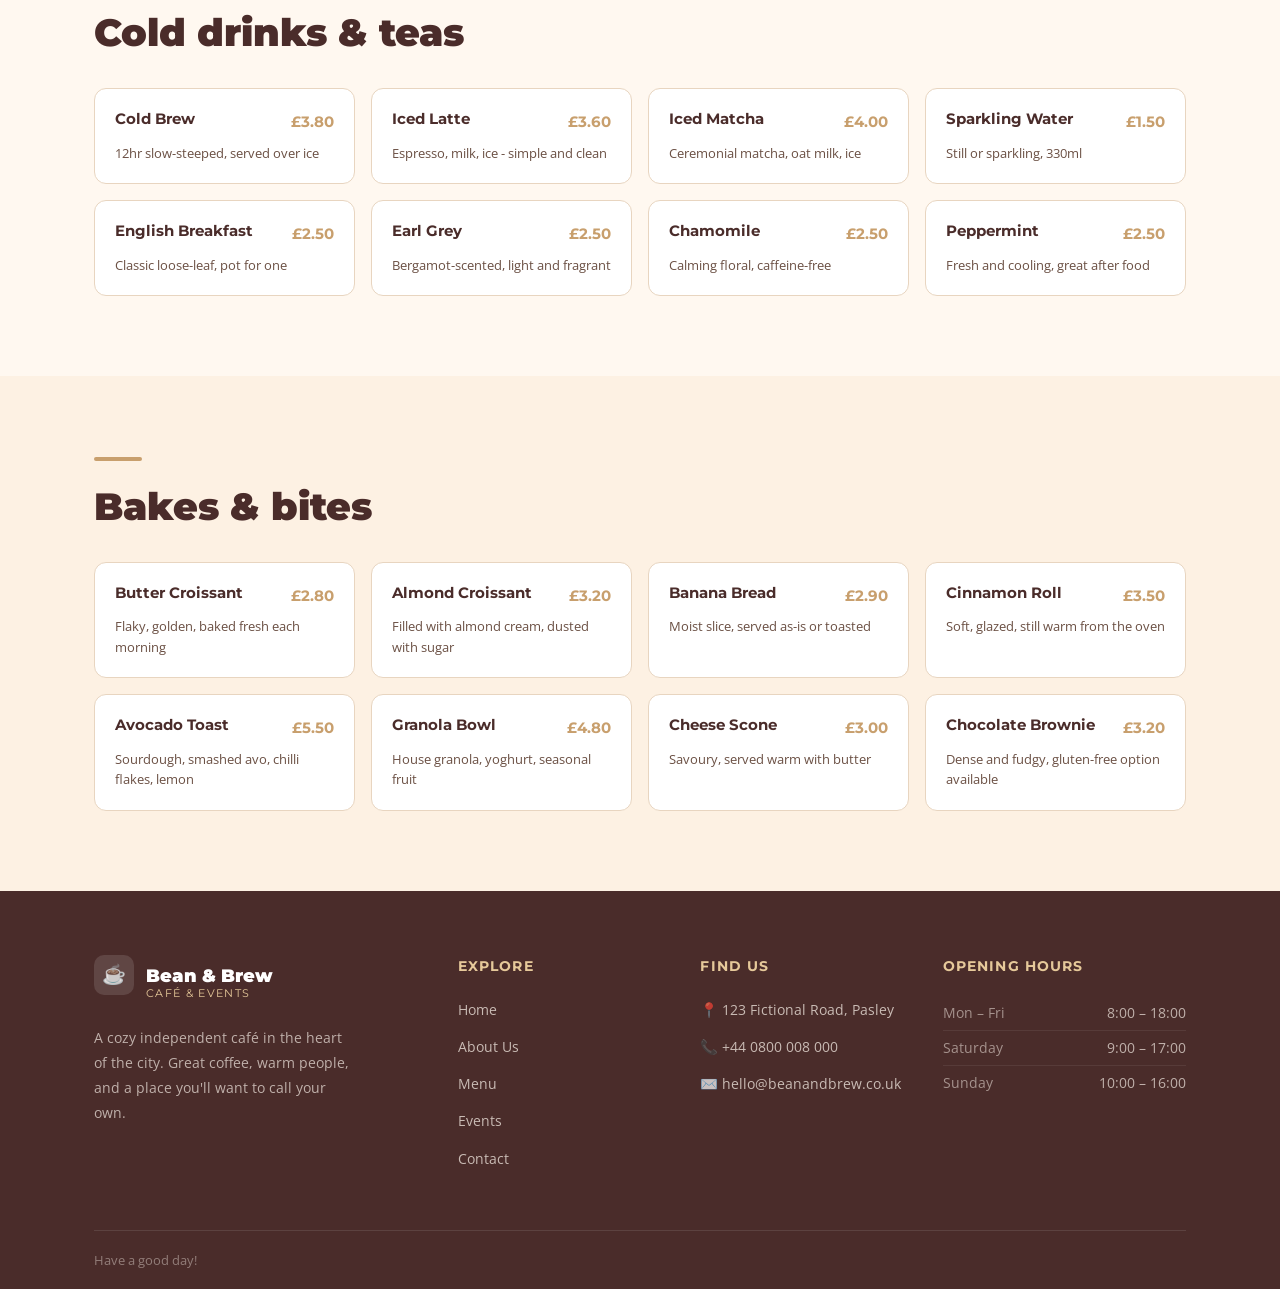
<file: menu.html>
<!DOCTYPE html>
<html lang="en">
<head>
  <meta charset="UTF-8">
  <meta name="viewport" content="width=device-width, initial-scale=1.0">
  <title>Bean & Brew Café</title>

  <!-- Google Fonts -->
  <link rel="preconnect" href="https://fonts.googleapis.com">
  <link rel="preconnect" href="https://fonts.gstatic.com" crossorigin>
  <link href="https://fonts.googleapis.com/css2?family=Montserrat:wght@400;600;700;900&family=Open+Sans:ital,wght@0,400;0,500;0,600;1,400&display=swap" rel="stylesheet">

  <!-- Shared styles -->
  <link rel="stylesheet" href="styles.css">


</head>
<body>

  <!--      HEADER      -->
  <header class="site-header">
    <nav class="nav container" aria-label="Main navigation">

      <a href="index.html" class="nav-logo" aria-label="Bean & Brew - home">
        <div class="nav-logo-icon" aria-hidden="true">☕</div>
        <div class="nav-logo-text">
          Bean & Brew
          <span>Café & Events</span>
        </div>
      </a>

      <ul class="nav-links">
        <li><a href="index.html">Home</a></li>
        <li><a href="about.html">About Us</a></li>
        <li><a href="menu.html">Menu</a></li>
        <li><a href="events.html">Events</a></li>
        <li><a href="contact.html">Contact</a></li>
      </ul>

      <div class="nav-cta">
        <a href="events.html#booking" class="btn btn-accent">Book an Event</a>
      </div>

      <button class="nav-toggle" aria-label="Toggle menu" aria-expanded="false" aria-controls="nav-mobile">
        <span></span><span></span><span></span>
      </button>
    </nav>

    <nav id="nav-mobile" class="nav-mobile" aria-label="Mobile navigation">
      <a href="index.html">Home</a>
      <a href="about.html">About Us</a>
      <a href="menu.html">Menu</a>
      <a href="events.html">Events</a>
      <a href="contact.html">Contact</a>
      <a href="events.html#booking" class="btn btn-accent">Book an Event</a>
    </nav>
  </header>


  <!--      MAIN     -->
  <main>

    <!--  PAGE HERO  -->
    <section class="page-hero">
      <div class="container">
        <div class="page-hero-tag">Our Menu</div>
        <h1>Good food, honest prices</h1>
        <p>Everything made fresh daily - from the first espresso to the last scone out of the oven.</p>
      </div>
    </section>


    <!--  SEASONAL  -->
    <section class="section-seasonal">
      <div class="container">
        <div class="section-header">
          <div class="accent-line"></div>
          <h2 class="section-title">Spring specials</h2>
          <p class="section-subtitle">A handful of seasonal drinks and bakes - made with whatever's best right now.</p>
        </div>

        <div class="menu-scroll-wrapper">
          <div class="menu-cards">

            <article class="menu-card">
              <div class="menu-card-img">
                <img src="images/honeyOatLatte.png" alt="Honey Oat Latte">
              </div>
              <div class="menu-card-body">
                <h3>Honey Oat Latte</h3>
                <p>Espresso, oat milk, wildflower honey, pinch of sea salt</p>
                <span class="menu-card-price">£4.50</span>
              </div>
            </article>

            <article class="menu-card">
              <div class="menu-card-img">
                <img src="images/lavenderColdBrew.png" alt="Lavender Cold Brew">
              </div>
              <div class="menu-card-body">
                <h3>Lavender Cold Brew</h3>
                <p>12hr cold brew, lavender syrup, splash of cream</p>
                <span class="menu-card-price">£4.80</span>
              </div>
            </article>

            <article class="menu-card">
              <div class="menu-card-img">
                <img src="images/matchaBlossom.png" alt="Matcha Blossom">
              </div>
              <div class="menu-card-body">
                <h3>Matcha Blossom</h3>
                <p>Ceremonial matcha, steamed oat milk, cherry blossom syrup</p>
                <span class="menu-card-price">£4.60</span>
              </div>
            </article>

            <article class="menu-card">
              <div class="menu-card-img">
                <img src="images/rhubarbGingerScone.png" alt="Rhubarb & Ginger Scone">
              </div>
              <div class="menu-card-body">
                <h3>Rhubarb & Ginger Scone</h3>
                <p>Fresh-baked, served with clotted cream and rhubarb jam</p>
                <span class="menu-card-price">£3.20</span>
              </div>
            </article>

            <article class="menu-card">
              <div class="menu-card-img">
                <img src="images/lemonPoppyLoaf.png" alt="Lemon Poppy Loaf">
              </div>
              <div class="menu-card-body">
                <h3>Lemon Poppy Loaf</h3>
                <p>House-made slice, served with butter or on its own</p>
                <span class="menu-card-price">£2.80</span>
              </div>
            </article>

          </div>
        </div>
      </div>
    </section>


    <!--  DRINKS  -->
    <section class="section-menu-items">
      <div class="container">

        <!-- Hot drinks -->
        <div class="menu-category">
          <div class="menu-category-header">
            <div class="accent-line"></div>
            <h2 class="section-title">Hot drinks</h2>
          </div>
          <div class="item-grid">
            <div class="item-card">
              <div class="item-card-top">
                <h3>Espresso</h3>
                <span class="item-price">£2.50</span>
              </div>
              <p>Double shot, clean and sharp</p>
            </div>
            <div class="item-card">
              <div class="item-card-top">
                <h3>Americano</h3>
                <span class="item-price">£2.80</span>
              </div>
              <p>Espresso with hot water, smooth finish</p>
            </div>
            <div class="item-card">
              <div class="item-card-top">
                <h3>Flat White</h3>
                <span class="item-price">£3.20</span>
              </div>
              <p>Double ristretto, velvety microfoam</p>
            </div>
            <div class="item-card">
              <div class="item-card-top">
                <h3>Cappuccino</h3>
                <span class="item-price">£3.20</span>
              </div>
              <p>Equal parts espresso, steamed milk, foam</p>
            </div>
            <div class="item-card">
              <div class="item-card-top">
                <h3>Latte</h3>
                <span class="item-price">£3.40</span>
              </div>
              <p>Espresso with lots of steamed milk</p>
            </div>
            <div class="item-card">
              <div class="item-card-top">
                <h3>Cortado</h3>
                <span class="item-price">£2.90</span>
              </div>
              <p>Equal shot of espresso and warm milk</p>
            </div>
            <div class="item-card">
              <div class="item-card-top">
                <h3>Hot Chocolate</h3>
                <span class="item-price">£3.50</span>
              </div>
              <p>Rich dark cocoa, whole or oat milk</p>
            </div>
            <div class="item-card">
              <div class="item-card-top">
                <h3>Chai Latte</h3>
                <span class="item-price">£3.40</span>
              </div>
              <p>Spiced tea concentrate, steamed milk</p>
            </div>
          </div>
        </div>

        <!-- Divider -->
        <div class="menu-divider"></div>

        <!-- Cold & Tea -->
        <div class="menu-category">
          <div class="menu-category-header">
            <div class="accent-line"></div>
            <h2 class="section-title">Cold drinks & teas</h2>
          </div>
          <div class="item-grid">
            <div class="item-card">
              <div class="item-card-top">
                <h3>Cold Brew</h3>
                <span class="item-price">£3.80</span>
              </div>
              <p>12hr slow-steeped, served over ice</p>
            </div>
            <div class="item-card">
              <div class="item-card-top">
                <h3>Iced Latte</h3>
                <span class="item-price">£3.60</span>
              </div>
              <p>Espresso, milk, ice - simple and clean</p>
            </div>
            <div class="item-card">
              <div class="item-card-top">
                <h3>Iced Matcha</h3>
                <span class="item-price">£4.00</span>
              </div>
              <p>Ceremonial matcha, oat milk, ice</p>
            </div>
            <div class="item-card">
              <div class="item-card-top">
                <h3>Sparkling Water</h3>
                <span class="item-price">£1.50</span>
              </div>
              <p>Still or sparkling, 330ml</p>
            </div>
            <div class="item-card">
              <div class="item-card-top">
                <h3>English Breakfast</h3>
                <span class="item-price">£2.50</span>
              </div>
              <p>Classic loose-leaf, pot for one</p>
            </div>
            <div class="item-card">
              <div class="item-card-top">
                <h3>Earl Grey</h3>
                <span class="item-price">£2.50</span>
              </div>
              <p>Bergamot-scented, light and fragrant</p>
            </div>
            <div class="item-card">
              <div class="item-card-top">
                <h3>Chamomile</h3>
                <span class="item-price">£2.50</span>
              </div>
              <p>Calming floral, caffeine-free</p>
            </div>
            <div class="item-card">
              <div class="item-card-top">
                <h3>Peppermint</h3>
                <span class="item-price">£2.50</span>
              </div>
              <p>Fresh and cooling, great after food</p>
            </div>
          </div>
        </div>

      </div>
    </section>


    <!--  FOOD  -->
    <section class="section-menu-items section-menu-food">
      <div class="container">
        <div class="menu-category">
          <div class="menu-category-header">
            <div class="accent-line"></div>
            <h2 class="section-title">Bakes & bites</h2>
          </div>
          <div class="item-grid">
            <div class="item-card">
              <div class="item-card-top">
                <h3>Butter Croissant</h3>
                <span class="item-price">£2.80</span>
              </div>
              <p>Flaky, golden, baked fresh each morning</p>
            </div>
            <div class="item-card">
              <div class="item-card-top">
                <h3>Almond Croissant</h3>
                <span class="item-price">£3.20</span>
              </div>
              <p>Filled with almond cream, dusted with sugar</p>
            </div>
            <div class="item-card">
              <div class="item-card-top">
                <h3>Banana Bread</h3>
                <span class="item-price">£2.90</span>
              </div>
              <p>Moist slice, served as-is or toasted</p>
            </div>
            <div class="item-card">
              <div class="item-card-top">
                <h3>Cinnamon Roll</h3>
                <span class="item-price">£3.50</span>
              </div>
              <p>Soft, glazed, still warm from the oven</p>
            </div>
            <div class="item-card">
              <div class="item-card-top">
                <h3>Avocado Toast</h3>
                <span class="item-price">£5.50</span>
              </div>
              <p>Sourdough, smashed avo, chilli flakes, lemon</p>
            </div>
            <div class="item-card">
              <div class="item-card-top">
                <h3>Granola Bowl</h3>
                <span class="item-price">£4.80</span>
              </div>
              <p>House granola, yoghurt, seasonal fruit</p>
            </div>
            <div class="item-card">
              <div class="item-card-top">
                <h3>Cheese Scone</h3>
                <span class="item-price">£3.00</span>
              </div>
              <p>Savoury, served warm with butter</p>
            </div>
            <div class="item-card">
              <div class="item-card-top">
                <h3>Chocolate Brownie</h3>
                <span class="item-price">£3.20</span>
              </div>
              <p>Dense and fudgy, gluten-free option available</p>
            </div>
          </div>
        </div>
      </div>
    </section>

  </main>


  <!--      FOOTER     -->
  <footer class="site-footer" aria-label="Site footer">
    <div class="container">
      <div class="footer-grid">

        <!-- Brand -->
        <div class="footer-brand">
          <a href="index.html" class="nav-logo" aria-label="Bean & Brew home">
            <div class="nav-logo-icon" aria-hidden="true">☕</div>
            <div class="nav-logo-text">
              Bean & Brew
              <span>Café & Events</span>
            </div>
          </a>
          <p>A cozy independent café in the heart of the city. Great coffee, warm people, and a place you'll want to call your own.</p>
          
        </div>

        <!-- Navigation -->
        <div class="footer-col">
          <h4>Explore</h4>
          <ul>
            <li><a href="index.html">Home</a></li>
            <li><a href="about.html">About Us</a></li>
            <li><a href="menu.html">Menu</a></li>
            <li><a href="events.html">Events</a></li>
            <li><a href="contact.html">Contact</a></li>
          </ul>
        </div>

        <!-- Contact -->
        <div class="footer-col">
          <h4>Find Us</h4>
          <ul>
            <li><a href="contact.html">📍 123 Fictional Road, Pasley</a></li>
            <li><a href="tel:+440800008000">📞 +44 0800 008 000</a></li>
            <li><a href="mailto:hello@beanandbrew.co.uk">✉️ hello@beanandbrew.co.uk</a></li>
          </ul>
        </div>

        <!-- Hours -->
        <div class="footer-col">
          <h4>Opening Hours</h4>
          <div class="footer-hours" role="region" aria-label="Opening hours">
            <div class="day-row"><span class="day">Mon – Fri</span><span>8:00 – 18:00</span></div>
            <div class="day-row"><span class="day">Saturday</span><span>9:00 – 17:00</span></div>
            <div class="day-row"><span class="day">Sunday</span><span>10:00 – 16:00</span></div>
          </div>
        </div>

      </div>

      <div class="footer-bottom">
        <span>Have a good day!</span>
      </div>
    </div>
  </footer>

  <!-- Back to top -->
  <button id="back-to-top" aria-label="Back to top">↑</button>

  <!-- JS -->
  <script src="main.js"></script>


</body>
</html>
</file>
<file: styles.css>
/* CSS Variables */
:root {
  --primary:      #4A2C2A;
  --accent:       #C89F6D;
  --accent-light: #e6c99a;
  --bg:           #FFF8F0;
  --bg-warm:      #FDF1E3;
  --text:         #1A1A1A;
  --text-muted:   #6B5044;
  --border:       #E8D5C0;
  --white:        #FFFFFF;

  --font-heading: 'Montserrat', sans-serif;
  --font-body:    'Open Sans', sans-serif;

  --radius:    12px;
  --radius-sm: 6px;
  --shadow:    0 4px 24px rgba(74,44,42,0.10);
  --shadow-sm: 0 2px 8px rgba(74,44,42,0.08);

  --nav-height: 72px;
  --max-w:      1140px;
}

/* Reset */
*, *::before, *::after { box-sizing: border-box; margin: 0; padding: 0; }
html { scroll-behavior: smooth; }
body {
  font-family: var(--font-body);
  background: var(--bg);
  color: var(--text);
  line-height: 1.7;
  min-height: 100vh;
  display: flex;
  flex-direction: column;
}
img { max-width: 100%; height: auto; display: block; }
a { color: inherit; text-decoration: none; }

/* Utility */
.container { max-width: var(--max-w); margin: 0 auto; padding: 0 24px; }
main { flex: 1; }

/* Buttons */
.btn {
  display: inline-flex;
  align-items: center;
  gap: 8px;
  padding: 12px 28px;
  border-radius: 50px;
  font-family: var(--font-heading);
  font-weight: 700;
  font-size: 0.9rem;
  letter-spacing: 0.04em;
  cursor: pointer;
  border: none;
  transition: transform 0.18s ease, box-shadow 0.18s ease, background 0.18s ease;
}
.btn:hover { transform: translateY(-2px); }

.btn-primary {
  background: var(--primary);
  color: var(--white);
  box-shadow: 0 4px 16px rgba(74,44,42,0.25);
}
.btn-primary:hover {
  background: #3a201e;
  box-shadow: 0 6px 20px rgba(74,44,42,0.35);
}

.btn-accent {
  background: var(--accent);
  color: var(--primary);
  box-shadow: 0 4px 16px rgba(200,159,109,0.30);
}
.btn-accent:hover {
  background: var(--accent-light);
  box-shadow: 0 6px 20px rgba(200,159,109,0.45);
}

.btn-outline {
  background: transparent;
  color: var(--primary);
  border: 2px solid var(--primary);
}
.btn-outline:hover { background: var(--primary); color: var(--white); }

/* Section helpers */
.section-title {
  font-family: var(--font-heading);
  font-weight: 900;
  font-size: clamp(1.6rem, 3.5vw, 2.4rem);
  color: var(--primary);
  line-height: 1.2;
}
.section-subtitle {
  color: var(--text-muted);
  margin-top: 10px;
  max-width: 500px;
}
.accent-line {
  display: inline-block;
  width: 48px;
  height: 4px;
  background: var(--accent);
  border-radius: 4px;
  margin-bottom: 14px;
}
.section-header  { margin-bottom: 40px; }
.section-footer-link { margin-top: 40px; text-align: center; }

/* Page hero  */
.page-hero {
  background: var(--bg-warm);
  border-bottom: 1px solid var(--border);
  padding: 64px 0 56px;
  text-align: center;
}
.page-hero-tag {
  display: inline-block;
  background: rgba(200,159,109,0.15);
  color: var(--accent);
  border: 1px solid rgba(200,159,109,0.35);
  padding: 4px 14px;
  border-radius: 50px;
  font-family: var(--font-heading);
  font-weight: 700;
  font-size: 0.75rem;
  letter-spacing: 0.1em;
  text-transform: uppercase;
  margin-bottom: 16px;
}
.page-hero h1 {
  font-family: var(--font-heading);
  font-size: clamp(2rem, 5vw, 3.2rem);
  font-weight: 900;
  color: var(--primary);
  line-height: 1.15;
  margin-bottom: 12px;
}
.page-hero p {
  max-width: 520px;
  margin: 0 auto;
  color: var(--text-muted);
  font-size: 1.05rem;
}


.video-presented {
  width: 100%;
  border-radius: var(--radius);
  overflow: hidden;
}

.video-presented video {
  display:block;
  width: 100%;
  aspect-ratio:16/9;

}

/* Header / Nav */
.site-header {
  position: sticky;
  top: 0;
  z-index: 100;
  background: rgba(255,248,240,0.92);
  backdrop-filter: blur(12px);
  -webkit-backdrop-filter: blur(12px);
  border-bottom: 1px solid var(--border);
  height: var(--nav-height);
}
.nav {
  height: 100%;
  display: flex;
  align-items: center;
  justify-content: space-between;
  gap: 32px;
}

/* Logo */
.nav-logo {
  display: flex;
  align-items: center;
  gap: 12px;
  text-decoration: none;
  flex-shrink: 0;
}
.nav-logo-icon {
  width: 40px;
  height: 40px;
  background: var(--primary);
  border-radius: 10px;
  display: flex;
  align-items: center;
  justify-content: center;
  font-size: 1.2rem;
}
.nav-logo-text {
  font-family: var(--font-heading);
  font-weight: 900;
  font-size: 1.15rem;
  color: var(--primary);
  line-height: 1.1;
}
.nav-logo-text span {
  display: block;
  font-weight: 400;
  font-size: 0.7rem;
  color: var(--accent);
  letter-spacing: 0.12em;
  text-transform: uppercase;
}

/* Nav links */
.nav-links {
  display: flex;
  align-items: center;
  gap: 4px;
  list-style: none;
}
.nav-links a {
  padding: 6px 14px;
  border-radius: 50px;
  font-family: var(--font-heading);
  font-weight: 600;
  font-size: 0.88rem;
  color: var(--text-muted);
  transition: background 0.18s, color 0.18s;
}
.nav-links a:hover,
.nav-links a.active {
  background: rgba(74,44,42,0.08);
  color: var(--primary);
}
.nav-cta { flex-shrink: 0; }

/* Hamburger */
.nav-toggle {
  display: none;
  flex-direction: column;
  gap: 5px;
  background: none;
  border: none;
  cursor: pointer;
  padding: 6px;
}
.nav-toggle span {
  display: block;
  width: 24px;
  height: 2px;
  background: var(--primary);
  border-radius: 2px;
  transition: transform 0.25s, opacity 0.25s;
}
.nav-toggle.open span:nth-child(1) { transform: translateY(7px) rotate(45deg); }
.nav-toggle.open span:nth-child(2) { opacity: 0; }
.nav-toggle.open span:nth-child(3) { transform: translateY(-7px) rotate(-45deg); }

/* Mobile menu */
.nav-mobile {
  display: none;
  position: fixed;
  inset: var(--nav-height) 0 0 0;
  background: var(--bg);
  padding: 32px 24px;
  flex-direction: column;
  gap: 8px;
  z-index: 99;
  animation: slideDown 0.25s ease;
}
.nav-mobile.open { display: flex; }
.nav-mobile a {
  padding: 14px 18px;
  border-radius: var(--radius-sm);
  font-family: var(--font-heading);
  font-weight: 600;
  font-size: 1.1rem;
  color: var(--primary);
  border-bottom: 1px solid var(--border);
  transition: background 0.15s;
}
.nav-mobile a:hover { background: var(--bg-warm); }
.nav-mobile .btn { margin-top: 16px; width: 100%; justify-content: center; }

@keyframes slideDown {
  from { opacity: 0; transform: translateY(-12px); }
  to   { opacity: 1; transform: translateY(0); }
}

@keyframes blobFloat {
  0%, 100% { transform: translateY(0) rotate(-2deg); border-radius: 60% 40% 55% 45% / 50% 60% 40% 50%; }
  50%       { transform: translateY(-14px) rotate(2deg); border-radius: 45% 55% 40% 60% / 60% 40% 55% 45%; }
}

/* Footer */
.site-footer {
  background: var(--primary);
  color: rgba(255,248,240,0.85);
  padding: 64px 0 0;
}
.footer-grid {
  display: grid;
  grid-template-columns: 1.6fr 1fr 1fr 1.2fr;
  gap: 40px;
  padding-bottom: 48px;
}
.footer-brand .nav-logo-icon {
  background: rgba(255,255,255,0.12);
  margin-bottom: 16px;
}
.footer-brand .nav-logo-text { color: var(--white); }
.footer-brand .nav-logo-text span { color: var(--accent-light); }
.footer-brand p {
  margin-top: 14px;
  font-size: 0.9rem;
  line-height: 1.75;
  color: rgba(255,248,240,0.65);
  max-width: 260px;
}

.footer-col h4 {
  font-family: var(--font-heading);
  font-weight: 700;
  font-size: 0.85rem;
  letter-spacing: 0.08em;
  text-transform: uppercase;
  color: var(--accent-light);
  margin-bottom: 18px;
}
.footer-col ul { list-style: none; }
.footer-col ul li { margin-bottom: 10px; }
.footer-col ul li a {
  font-size: 0.9rem;
  color: rgba(255,248,240,0.7);
  transition: color 0.18s;
}
.footer-col ul li a:hover { color: var(--white); }

.footer-hours { font-size: 0.88rem; color: rgba(255,248,240,0.65); }
.footer-hours .day-row {
  display: flex;
  justify-content: space-between;
  padding: 5px 0;
  border-bottom: 1px solid rgba(255,255,255,0.07);
}
.footer-hours .day-row:last-child { border-bottom: none; }
.footer-hours .day { color: rgba(255,248,240,0.5); }

.footer-bottom {
  border-top: 1px solid rgba(255,255,255,0.1);
  padding: 18px 0;
  display: flex;
  align-items: center;
  justify-content: space-between;
  gap: 12px;
  font-size: 0.82rem;
  color: rgba(255,248,240,0.4);
}
.footer-bottom a { color: rgba(255,248,240,0.55); transition: color 0.18s; }
.footer-bottom a:hover { color: var(--white); }

/* Back to top */
#back-to-top {
  position: fixed;
  bottom: 28px;
  right: 28px;
  width: 44px;
  height: 44px;
  background: var(--primary);
  color: var(--white);
  border: none;
  border-radius: 50%;
  display: flex;
  align-items: center;
  justify-content: center;
  font-size: 1.1rem;
  cursor: pointer;
  box-shadow: var(--shadow);
  opacity: 0;
  pointer-events: none;
  transition: opacity 0.3s, transform 0.3s;
  z-index: 90;
}
#back-to-top.visible { opacity: 1; pointer-events: auto; }
#back-to-top:hover { transform: translateY(-3px); background: #3a201e; }

/* Responsive – global */
@media (max-width: 900px) {
  .footer-grid { grid-template-columns: 1fr 1fr; }
}
@media (max-width: 640px) {
  .nav-links, .nav-cta { display: none; }
  .nav-toggle { display: flex; }
  .footer-grid { grid-template-columns: 1fr; gap: 32px; }
  .footer-brand p { max-width: 100%; }
  .footer-bottom { flex-direction: column; text-align: center; }
}

/*  index.html  */

.section-about,
.section-seasonal,
.section-events,
.section-why,
.section-quote,
.section-findus { padding: 80px 0; }

/* Hero */
.hero {
  background: var(--bg-warm);
  border-bottom: 1px solid var(--border);
  padding: 80px 0 64px;
  overflow: hidden;
}
.hero-inner {
  display: grid;
  grid-template-columns: 1fr auto;
  align-items: center;
  gap: 48px;
}
.hero-text h1 {
  font-family: var(--font-heading);
  font-weight: 900;
  font-size: clamp(2.4rem, 5.5vw, 4rem);
  color: var(--primary);
  line-height: 1.1;
  margin: 16px 0 20px;
}
.hero-text h1 em { font-style: italic; color: var(--accent); }
.hero-text p {
  max-width: 480px;
  color: var(--text-muted);
  font-size: 1.05rem;
  margin-bottom: 32px;
}
.hero-actions { display: flex; gap: 12px; flex-wrap: wrap; }
.hero-visual { flex-shrink: 0; }
.hero-blob {
  width: 220px;
  height: 220px;
  background: var(--accent);
  border-radius: 60% 40% 55% 45% / 50% 60% 40% 50%;
  display: flex;
  align-items: center;
  justify-content: center;
  font-size: 5rem;
  animation: blobFloat 6s ease-in-out infinite;
  opacity: 0.85;
}

/* About teaser */
.about-inner {
  display: grid;
  grid-template-columns: 1fr 1.4fr;
  gap: 64px;
  align-items: center;
}
.about-facts { display: flex; flex-direction: column; gap: 20px; }
.fact-item {
  display: flex;
  align-items: center;
  gap: 14px;
  padding: 16px 20px;
  background: var(--bg-warm);
  border: 1px solid var(--border);
  border-radius: var(--radius);
  font-family: var(--font-heading);
  font-weight: 600;
  font-size: 0.9rem;
  color: var(--primary);
}
.fact-icon { font-size: 1.4rem; flex-shrink: 0; }

/* Seasonal menu */
.section-seasonal { background: var(--bg-warm); }
.menu-scroll-wrapper {
  overflow-x: auto;
  -webkit-overflow-scrolling: touch;
  scrollbar-width: none;
  margin: 0 -24px;
  padding: 0 24px;
}
.menu-scroll-wrapper::-webkit-scrollbar { display: none; }
.menu-cards { display: flex; gap: 20px; width: max-content; padding-bottom: 8px; }

.menu-card {
  width: 240px;
  flex-shrink: 0;
  background: var(--white);
  border: 1px solid var(--border);
  border-radius: var(--radius);
  overflow: hidden;
  box-shadow: var(--shadow-sm);
  transition: transform 0.2s, box-shadow 0.2s;
}
.menu-card:hover { transform: translateY(-4px); box-shadow: var(--shadow); }
.menu-card-img { width: 100%; height: 160px; overflow: hidden; background: var(--bg-warm); }
.menu-card-img img { width: 100%; height: 100%; object-fit: cover; transition: transform 0.3s; }
.menu-card:hover .menu-card-img img { transform: scale(1.05); }
.menu-card-img img[src=""],
.menu-card-img img:not([src]) { display: none; }
.menu-card-body {
  padding: 16px;
  display: flex;
  flex-direction: column;
  gap: 6px;
  flex: 1;
}
.menu-card-body h3 { font-family: var(--font-heading); font-weight: 700; font-size: 0.95rem; color: var(--primary); }
.menu-card-body p { font-size: 0.82rem; color: var(--text-muted); line-height: 1.5; flex: 1; }
.menu-card-price {
  display: inline-block;
  margin-top: 8px;
  font-family: var(--font-heading);
  font-weight: 700;
  font-size: 1rem;
  color: var(--accent);
}

/* Events */
.events-list {
  display: flex;
  flex-direction: column;
  gap: 0;
  border: 1px solid var(--border);
  border-radius: var(--radius);
  overflow: hidden;
}
.event-row {
  display: grid;
  grid-template-columns: 72px 1fr auto;
  align-items: center;
  gap: 24px;
  padding: 24px 28px;
  background: var(--white);
  border-bottom: 1px solid var(--border);
  transition: background 0.18s;
}
.event-row:last-child { border-bottom: none; }
.event-row:hover { background: var(--bg-warm); }
.event-date {
  text-align: center;
  background: var(--primary);
  color: var(--white);
  border-radius: var(--radius-sm);
  padding: 10px 8px;
  flex-shrink: 0;
}
.event-day { display: block; font-family: var(--font-heading); font-weight: 900; font-size: 1.4rem; line-height: 1; }
.event-month {
  display: block;
  font-size: 0.7rem;
  letter-spacing: 0.08em;
  text-transform: uppercase;
  opacity: 0.75;
  margin-top: 2px;
}
.event-info h3 { font-family: var(--font-heading); font-weight: 700; font-size: 1rem; color: var(--primary); margin-bottom: 4px; }
.event-info p { font-size: 0.88rem; color: var(--text-muted); }
.event-meta { display: flex; flex-direction: column; align-items: flex-end; gap: 6px; flex-shrink: 0; }
.event-tag {
  background: rgba(200,159,109,0.15);
  color: var(--accent);
  border: 1px solid rgba(200,159,109,0.35);
  padding: 3px 10px;
  border-radius: 50px;
  font-family: var(--font-heading);
  font-weight: 700;
  font-size: 0.72rem;
  text-transform: uppercase;
  letter-spacing: 0.06em;
}
.event-seats { font-size: 0.8rem; color: var(--text-muted); }

/* Why us */
.section-why { background: var(--primary); }
.why-grid { display: grid; grid-template-columns: repeat(3, 1fr); gap: 32px; }
.why-card {
  padding: 32px 28px;
  background: rgba(255,255,255,0.06);
  border: 1px solid rgba(255,255,255,0.1);
  border-radius: var(--radius);
  transition: background 0.2s;
}
.why-card:hover { background: rgba(255,255,255,0.1); }
.why-icon { font-size: 2rem; display: block; margin-bottom: 14px; }
.why-card h3 { font-family: var(--font-heading); font-weight: 700; font-size: 1rem; color: var(--white); margin-bottom: 8px; }
.why-card p { font-size: 0.9rem; color: rgba(255,248,240,0.65); line-height: 1.65; }

/* Quote */
.section-quote { background: var(--bg-warm); text-align: center; }
.section-quote blockquote p {
  font-family: var(--font-heading);
  font-size: clamp(1.2rem, 2.5vw, 1.7rem);
  font-weight: 700;
  color: var(--primary);
  line-height: 1.45;
  font-style: italic;
  max-width: 640px;
  margin: 0 auto 16px;
}
.section-quote cite { font-size: 0.9rem; color: var(--text-muted); font-style: normal; }

/* Responsive - index */
@media (max-width: 900px) {
  .hero-inner        { grid-template-columns: 1fr; }
  .hero-visual       { display: none; }
  .about-inner       { grid-template-columns: 1fr; gap: 32px; }
  .why-grid          { grid-template-columns: 1fr; gap: 16px; }
  .section-findus    { display: none; }
}
@media (max-width: 640px) {
  .hero, .section-about, .section-seasonal,
  .section-events, .section-why,
  .section-quote, .section-findus { padding: 56px 0; }
  .event-row  { grid-template-columns: 56px 1fr; }
  .event-meta { display: none; }
}

/*  menu.html  */

.section-menu-items { padding: 80px 0; }
.section-menu-food  { background: var(--bg-warm); }

.menu-category { display: flex; flex-direction: column; gap: 32px; }
.menu-category-header { max-width: 480px; }
.menu-divider { height: 1px; background: var(--border); margin: 64px 0; }

.item-grid { display: grid; grid-template-columns: repeat(4, 1fr); gap: 16px; }
.item-card {
  background: var(--white);
  border: 1px solid var(--border);
  border-radius: var(--radius);
  padding: 20px;
  display: flex;
  flex-direction: column;
  gap: 8px;
  transition: box-shadow 0.2s, transform 0.2s;
}
.item-card:hover { box-shadow: var(--shadow); transform: translateY(-2px); }
.item-card-top { display: flex; justify-content: space-between; align-items: flex-start; gap: 8px; }
.item-card-top h3 { font-family: var(--font-heading); font-weight: 700; font-size: 0.95rem; color: var(--primary); line-height: 1.3; }
.item-price { font-family: var(--font-heading); font-weight: 700; font-size: 0.95rem; color: var(--accent); white-space: nowrap; flex-shrink: 0; }
.item-card p { font-size: 0.82rem; color: var(--text-muted); line-height: 1.55; }

@media (max-width: 1024px) { .item-grid { grid-template-columns: repeat(3, 1fr); } }
@media (max-width: 720px)  { .item-grid { grid-template-columns: repeat(2, 1fr); } }
@media (max-width: 480px)  { .item-grid { grid-template-columns: 1fr; } .menu-divider { margin: 40px 0; } }

/*  about.html  */

.section-story { padding: 80px 0; }
.story-inner { display: grid; grid-template-columns: 1.2fr 1fr; gap: 80px; align-items: start; }
.story-block { margin-bottom: 32px; }
.story-text p { color: var(--text-muted); margin-bottom: 20px; max-width: 560px; }
.story-lead {
  font-size: 1.08rem;
  color: var(--text) !important;
  font-weight: 500;
  line-height: 1.75;
  border-left: 3px solid var(--accent);
  padding-left: 20px;
  margin-bottom: 28px !important;
}

/* Timeline */
.story-timeline { display: flex; flex-direction: column; gap: 0; position: sticky; top: calc(var(--nav-height) + 32px); }
.timeline-item { display: grid; grid-template-columns: 56px 1fr; gap: 20px; padding: 24px 0; border-bottom: 1px solid var(--border); }
.timeline-item:last-child { border-bottom: none; }
.timeline-year { font-family: var(--font-heading); font-weight: 900; font-size: 0.85rem; color: var(--accent); padding-top: 3px; }
.timeline-content h4 { font-family: var(--font-heading); font-weight: 700; font-size: 0.95rem; color: var(--primary); margin-bottom: 4px; }
.timeline-content p { font-size: 0.85rem; color: var(--text-muted); line-height: 1.55; }

/* Values */
.section-values { padding: 80px 0; background: var(--bg-warm); }
.values-grid { display: grid; grid-template-columns: repeat(4, 1fr); gap: 20px; margin-top: 40px; }
.value-card {
  background: var(--white);
  border: 1px solid var(--border);
  border-radius: var(--radius);
  padding: 28px 24px;
  transition: box-shadow 0.2s, transform 0.2s;
}
.value-card:hover { box-shadow: var(--shadow); transform: translateY(-3px); }
.value-icon { font-size: 1.8rem; display: block; margin-bottom: 14px; }
.value-card h3 { font-family: var(--font-heading); font-weight: 700; font-size: 0.95rem; color: var(--primary); margin-bottom: 8px; }
.value-card p { font-size: 0.85rem; color: var(--text-muted); line-height: 1.65; }

/* Contact CTA */
.section-about-cta { padding: 80px 0; }
.about-cta-inner { display: grid; grid-template-columns: 1fr auto; gap: 48px; align-items: center; }
.about-cta-inner p { color: var(--text-muted); max-width: 520px; margin-top: 12px; }
.cta-blob {
  width: 160px;
  height: 160px;
  background: var(--bg-warm);
  border: 2px solid var(--border);
  border-radius: 50% 40% 55% 45% / 45% 55% 40% 50%;
  display: flex;
  align-items: center;
  justify-content: center;
  font-size: 3.5rem;
  animation: blobFloat 6s ease-in-out infinite;
}

@media (max-width: 1024px) { .values-grid { grid-template-columns: repeat(2, 1fr); } }
@media (max-width: 900px) {
  .story-inner     { grid-template-columns: 1fr; gap: 48px; }
  .story-timeline  { position: static; }
  .about-cta-inner { grid-template-columns: 1fr; }
  .cta-blob        { display: none; }
}
@media (max-width: 640px) {
  .section-story, .section-values, .section-about-cta { padding: 56px 0; }
  .values-grid { grid-template-columns: 1fr; }
}

/*  events.html  */

.section-events-full { padding: 80px 0; }
.events-group { margin-bottom: 56px; }
.events-group:last-child { margin-bottom: 0; }
.events-group-title {
  font-family: var(--font-heading);
  font-weight: 700;
  font-size: 0.85rem;
  letter-spacing: 0.1em;
  text-transform: uppercase;
  color: var(--text-muted);
  margin-bottom: 16px;
  padding-bottom: 12px;
  border-bottom: 1px solid var(--border);
}
.section-events-full .event-row { grid-template-columns: 72px 1fr auto auto; gap: 24px; }
.event-btn { flex-shrink: 0; padding: 10px 20px; font-size: 0.82rem; }

/* Booking form */
.section-booking { padding: 80px 0; background: var(--bg-warm); border-top: 1px solid var(--border); }
.booking-inner  { max-width: 720px; margin: 0 auto; }
.booking-header { margin-bottom: 40px; }
.booking-form   { display: flex; flex-direction: column; gap: 24px; }

.form-row   { display: grid; grid-template-columns: 1fr 1fr; gap: 20px; }
.form-group { display: flex; flex-direction: column; gap: 6px; }
.form-group label { font-family: var(--font-heading); font-weight: 600; font-size: 0.85rem; color: var(--primary); }
.required { color: var(--accent); }

.form-group input,
.form-group select,
.form-group textarea {
  padding: 12px 16px;
  border: 1px solid var(--border);
  border-radius: var(--radius-sm);
  background: var(--white);
  font-family: var(--font-body);
  font-size: 0.9rem;
  color: var(--text);
  transition: border-color 0.18s, box-shadow 0.18s;
  appearance: none;
  -webkit-appearance: none;
}
.form-group input:focus,
.form-group select:focus,
.form-group textarea:focus {
  outline: none;
  border-color: var(--accent);
  box-shadow: 0 0 0 3px rgba(200,159,109,0.15);
}
.form-group input.invalid,
.form-group select.invalid { border-color: #c0392b; }

.form-error { font-size: 0.78rem; color: #c0392b; display: none; }
.form-group.has-error .form-error { display: block; }

.form-group select {
  background-repeat: no-repeat;
  background-position: right 14px center;
  padding-right: 40px;
}
.form-group textarea { resize: vertical; min-height: 100px; }

.checkbox-group { display: flex; flex-wrap: wrap; gap: 10px; margin-top: 2px; }
.checkbox-label {
  display: flex;
  align-items: center;
  gap: 8px;
  padding: 8px 14px;
  background: var(--white);
  border: 1px solid var(--border);
  border-radius: 50px;
  cursor: pointer;
  font-size: 0.85rem;
  color: var(--text-muted);
  transition: border-color 0.18s, background 0.18s;
  user-select: none;
}
.checkbox-label:hover { border-color: var(--accent); background: var(--bg-warm); }
.checkbox-label input { width: 15px; height: 15px; accent-color: var(--accent); padding: 0; border: none; box-shadow: none; flex-shrink: 0; }
.checkbox-label input:focus { box-shadow: none; border: none; }

.form-submit { align-self: flex-start; margin-top: 8px; }

.form-success { text-align: center; padding: 48px 32px; background: var(--white); border: 1px solid var(--border); border-radius: var(--radius); }
.success-icon { font-size: 2.5rem; display: block; margin-bottom: 16px; }
.form-success h3 { font-family: var(--font-heading); font-weight: 700; font-size: 1.3rem; color: var(--primary); margin-bottom: 8px; }
.form-success p { color: var(--text-muted); font-size: 0.95rem; }

@media (max-width: 900px) {
  .section-events-full .event-row { grid-template-columns: 56px 1fr auto; }
  .event-meta { display: none; }
}
@media (max-width: 640px) {
  .section-events-full, .section-booking { padding: 56px 0; }
  .section-events-full .event-row { grid-template-columns: 56px 1fr; gap: 16px; }
  .event-btn { display: none; }
  .event-info::after {
    content: '↓ Book below';
    display: block;
    margin-top: 6px;
    font-size: 0.75rem;
    color: var(--accent);
    font-family: var(--font-heading);
    font-weight: 600;
  }
  .form-row    { grid-template-columns: 1fr; }
  .form-submit { width: 100%; justify-content: center; }
}

/*  contact.html  */

.section-contact { padding: 80px 0; }
.contact-inner { display: grid; grid-template-columns: 1fr 1.2fr; gap: 80px; align-items: start; }

.contact-block   { margin-bottom: 32px; }
.contact-details { display: flex; flex-direction: column; gap: 24px; margin-bottom: 32px; }
.contact-detail-row { display: flex; gap: 16px; align-items: flex-start; }
.contact-icon { font-size: 1.2rem; flex-shrink: 0; margin-top: 2px; }
.contact-detail-row strong { display: block; font-family: var(--font-heading); font-weight: 700; font-size: 0.85rem; color: var(--primary); margin-bottom: 4px; }
.contact-detail-row p { font-size: 0.9rem; color: var(--text-muted); line-height: 1.65; }
.contact-detail-row a { color: var(--text-muted); transition: color 0.18s; }
.contact-detail-row a:hover { color: var(--primary); }

.contact-form-wrap { position: sticky; top: calc(var(--nav-height) + 32px); }
.contact-form { display: flex; flex-direction: column; gap: 20px; margin-top: 32px; }

@media (max-width: 900px) {
  .contact-inner    { grid-template-columns: 1fr; gap: 56px; }
  .contact-form-wrap { position: static; }
}
@media (max-width: 640px) {
  .section-contact { padding: 56px 0; }
  .form-submit     { width: 100%; justify-content: center; }
}
</file>
